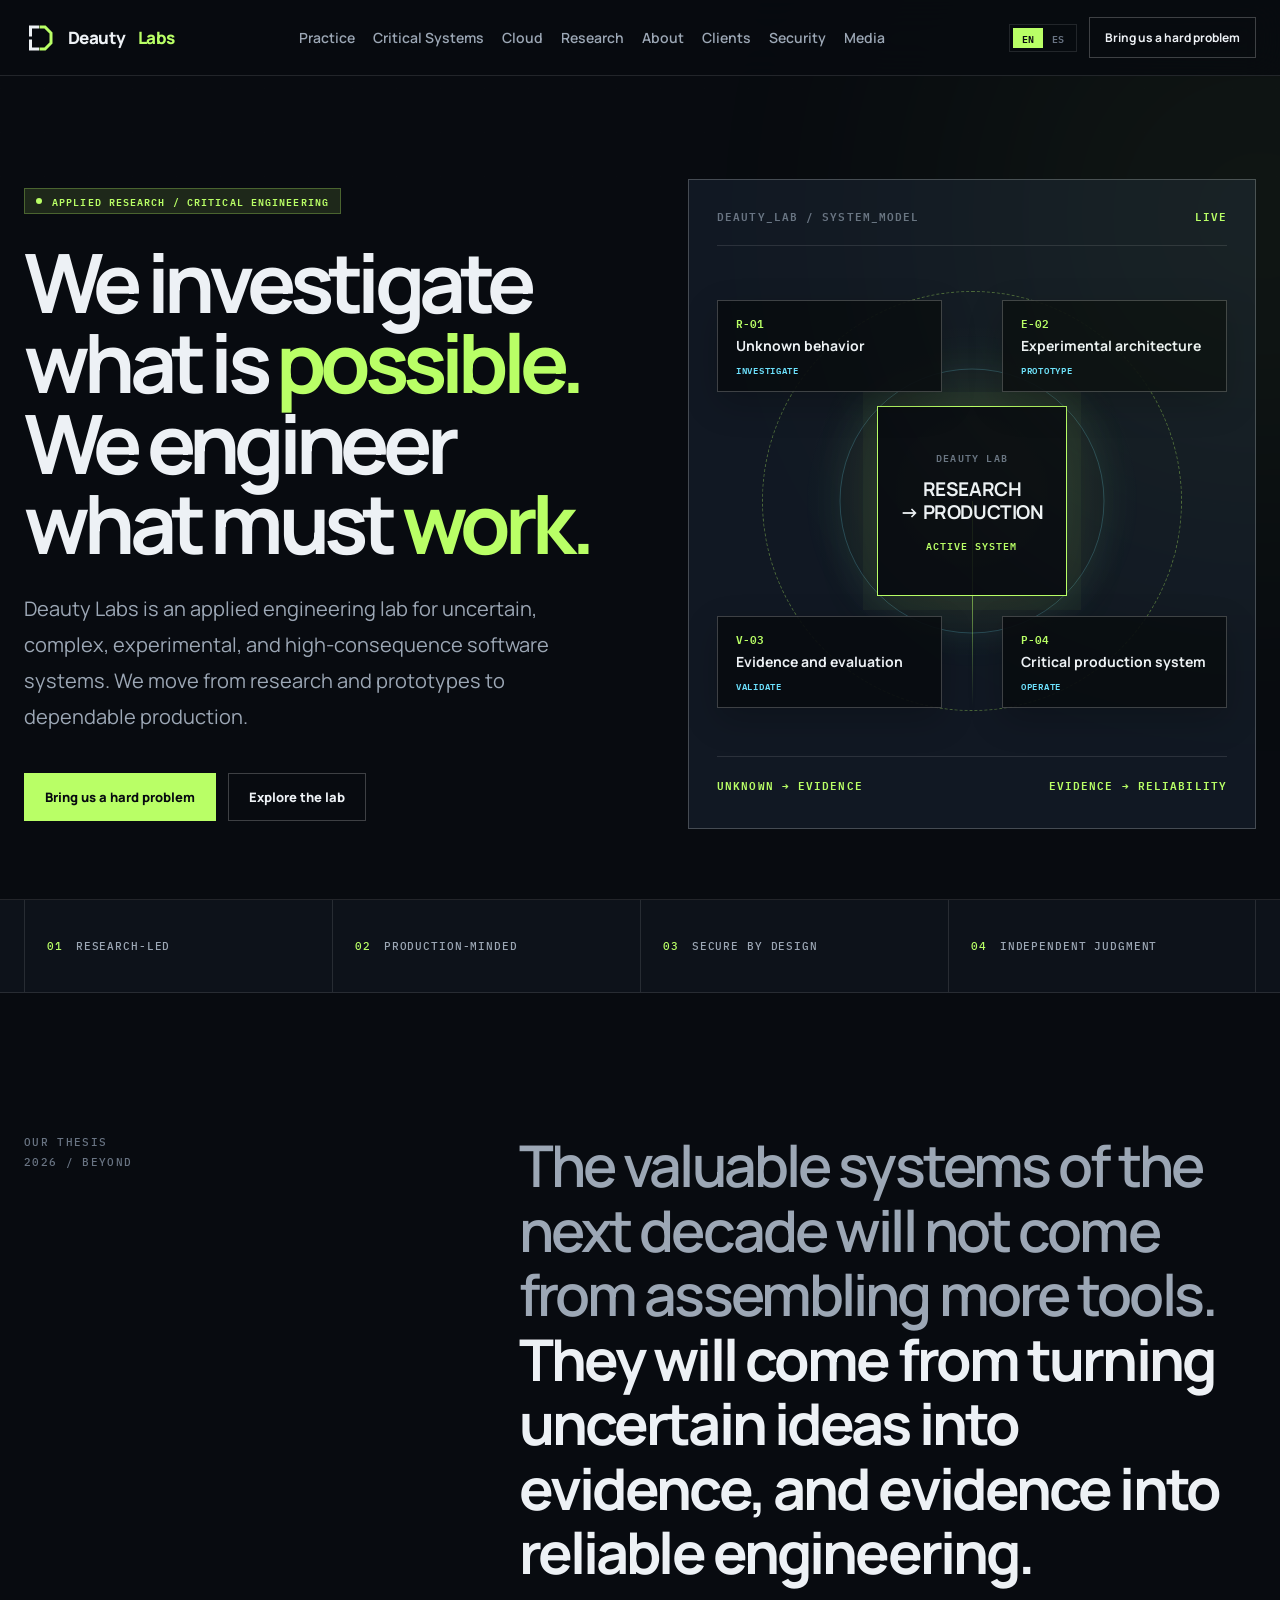
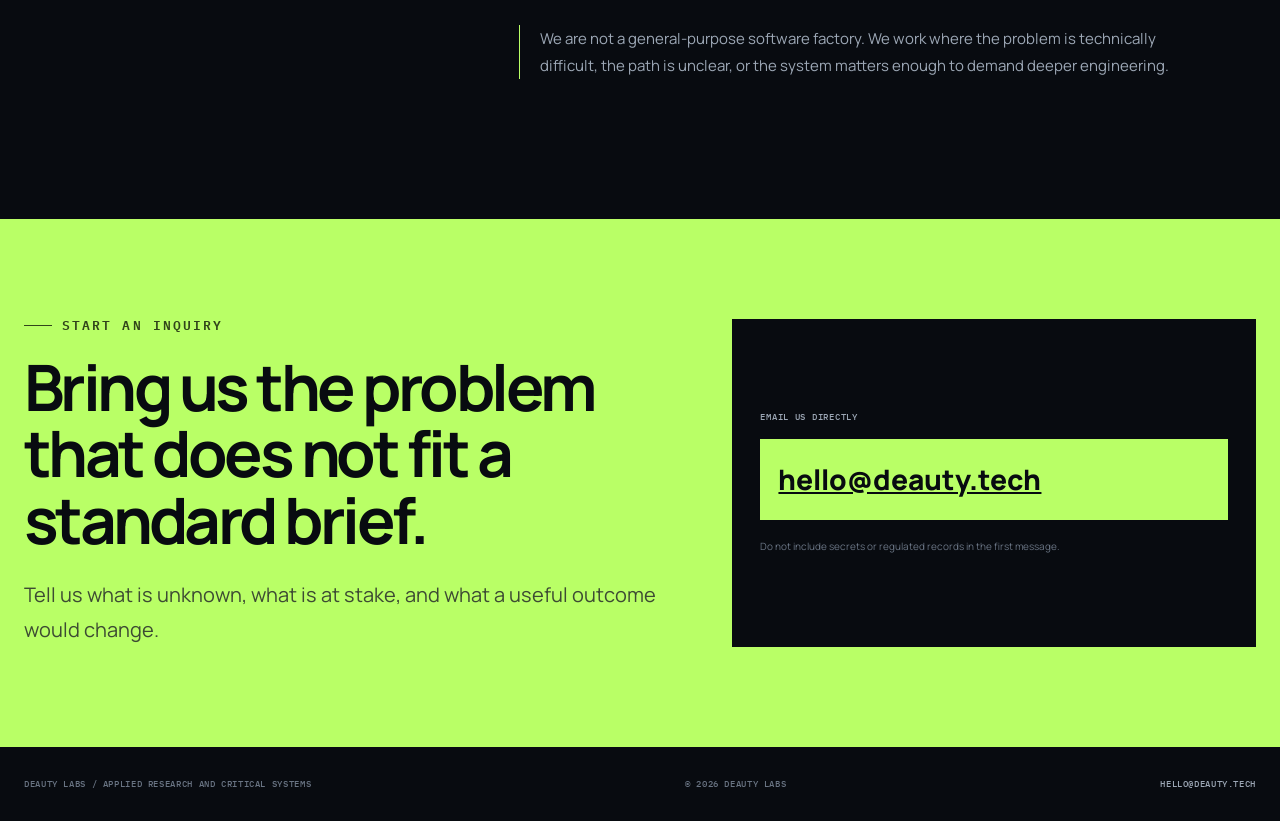
<file: index.html>
<!DOCTYPE html>
<html lang="en">
<head>
  <meta charset="UTF-8" />
  <meta name="viewport" content="width=device-width, initial-scale=1.0" />
  <title>Deauty Labs - Applied Research and Critical Systems</title>
  <meta name="description" content="Deauty Labs investigates difficult technical problems and engineers experimental, intelligent, and critical software systems." />
  <link rel="icon" href="assets/deauty-labs-mark.svg" type="image/svg+xml" />
  <link rel="preconnect" href="https://fonts.googleapis.com" />
  <link rel="preconnect" href="https://fonts.gstatic.com" crossorigin />
  <link href="https://fonts.googleapis.com/css2?family=IBM+Plex+Mono:wght@400;500;600&family=Manrope:wght@400;500;600;700;800&display=swap" rel="stylesheet" />
  <link rel="stylesheet" href="assets/style.css" />
</head>
<body class="lang-en">
  <nav>
    <div class="nav-inner">
      <a class="brand" href="index.html">
        <svg class="brand-symbol" viewBox="0 0 64 64" aria-hidden="true">
          <path d="M27 10H13V26M13 38V54H27" fill="none" stroke="#EDF1F5" stroke-width="6" stroke-linecap="square" stroke-linejoin="miter"/>
          <path d="M34 10H42L54 22V42L42 54H34" fill="none" stroke="#B9FF66" stroke-width="6" stroke-linecap="square" stroke-linejoin="miter"/>
        </svg>
        Deauty <span>Labs</span>
      </a>
      <ul class="nav-links">
        <li><a href="practice.html"><span data-lang="en">Practice</span><span data-lang="es">Práctica</span></a></li>
        <li><a href="critical.html"><span data-lang="en">Critical Systems</span><span data-lang="es">Sistemas Críticos</span></a></li>
        <li><a href="cloud.html"><span data-lang="en">Cloud</span><span data-lang="es">Cloud</span></a></li>
        <li><a href="research.html"><span data-lang="en">Research</span><span data-lang="es">Research</span></a></li>
        <li><a href="about.html"><span data-lang="en">About</span><span data-lang="es">Nosotros</span></a></li>
        <li><a href="clients.html"><span data-lang="en">Clients</span><span data-lang="es">Clientes</span></a></li>
        <li><a href="security.html"><span data-lang="en">Security</span><span data-lang="es">Seguridad</span></a></li>
        <li><a href="media.html"><span data-lang="en">Media</span><span data-lang="es">Medios</span></a></li>
      </ul>
      <div class="nav-actions">
        <button id="nav-toggle" class="nav-toggle" type="button" aria-label="Menu" aria-expanded="false">
          <svg viewBox="0 0 24 24" fill="none" stroke="currentColor" stroke-width="2" stroke-linecap="round"><line x1="3" y1="6" x2="21" y2="6"/><line x1="3" y1="12" x2="21" y2="12"/><line x1="3" y1="18" x2="21" y2="18"/></svg>
        </button>
        <div id="lang-toggle">
          <button id="btn-en" class="active" onclick="setLang('en')">EN</button>
          <button id="btn-es" onclick="setLang('es')">ES</button>
        </div>
        <a class="nav-cta" href="contact.html"><span data-lang="en">Bring us a hard problem</span><span data-lang="es">Traenos un problema difícil</span></a>
      </div>
    </div>
  </nav>

  <main>
    <section id="hero">
      <div class="container hero-grid">
        <div>
          <div class="hero-kicker"><i class="pulse"></i><span data-lang="en">Applied research / critical engineering</span><span data-lang="es">Research aplicado / ingeniería crítica</span></div>
          <h1 class="hero-title">
            <span data-lang="en">We investigate what is <em>possible.</em><br />We engineer what must <em>work.</em></span>
            <span data-lang="es">Investigamos lo <em>posible.</em><br />Diseñamos lo que tiene que <em>funcionar.</em></span>
          </h1>
          <p class="hero-sub">
            <span data-lang="en">Deauty Labs is an applied engineering lab for uncertain, complex, experimental, and high-consequence software systems. We move from research and prototypes to dependable production.</span>
            <span data-lang="es">Deauty Labs es un laboratorio de ingeniería aplicada para sistemas de software inciertos, experimentales y de alta exigencia. Pasamos de research y prototipos a producción confiable.</span>
          </p>
          <div class="hero-actions">
            <a class="btn btn-primary" href="contact.html"><span data-lang="en">Bring us a hard problem</span><span data-lang="es">Traenos un problema difícil</span></a>
            <a class="btn btn-secondary" href="research.html"><span data-lang="en">Explore the lab</span><span data-lang="es">Explorar el laboratorio</span></a>
          </div>
        </div>

        <div class="hero-system reveal" aria-label="Research to production system">
          <div class="hero-system-head"><span>DEAUTY_LAB / SYSTEM_MODEL</span><span>LIVE</span></div>
          <div class="system-orbit">
            <div class="orbit-ring orbit-ring-outer"></div>
            <div class="orbit-ring orbit-ring-inner"></div>
            <div class="orbit-scan"></div>
            <div class="orbit-core"><small>DEAUTY LAB</small><strong>RESEARCH<br />→ PRODUCTION</strong><span>ACTIVE SYSTEM</span></div>
            <div class="system-node node-r"><b>R-01</b><span data-lang="en">Unknown behavior</span><span data-lang="es">Comportamiento incierto</span><i>INVESTIGATE</i></div>
            <div class="system-node node-e"><b>E-02</b><span data-lang="en">Experimental architecture</span><span data-lang="es">Arquitectura experimental</span><i>PROTOTYPE</i></div>
            <div class="system-node node-v"><b>V-03</b><span data-lang="en">Evidence and evaluation</span><span data-lang="es">Evidencia y evaluación</span><i>VALIDATE</i></div>
            <div class="system-node node-p"><b>P-04</b><span data-lang="en">Critical production system</span><span data-lang="es">Sistema crítico productivo</span><i>OPERATE</i></div>
          </div>
          <div class="hero-system-foot"><span>UNKNOWN → EVIDENCE</span><span>EVIDENCE → RELIABILITY</span></div>
        </div>
      </div>
    </section>

    <div class="signals">
      <div class="container signals-grid">
        <div class="signal-item"><span class="signal-num">01</span><span data-lang="en">Research-led</span><span data-lang="es">Guiados por research</span></div>
        <div class="signal-item"><span class="signal-num">02</span><span data-lang="en">Production-minded</span><span data-lang="es">Pensados para producción</span></div>
        <div class="signal-item"><span class="signal-num">03</span><span data-lang="en">Secure by design</span><span data-lang="es">Secure by design</span></div>
        <div class="signal-item"><span class="signal-num">04</span><span data-lang="en">Independent judgment</span><span data-lang="es">Criterio independiente</span></div>
      </div>
    </div>

    <section id="thesis">
      <div class="container thesis-grid reveal">
        <div class="thesis-label">
          <span data-lang="en">Our thesis<br />2026 / beyond</span>
          <span data-lang="es">Nuestra tesis<br />2026 / en adelante</span>
        </div>
        <div>
          <p class="thesis-copy">
            <span data-lang="en">The valuable systems of the next decade will not come from assembling more tools.</span>
            <span data-lang="es">Los sistemas valiosos de la próxima década no van a surgir de ensamblar más herramientas.</span>
            <strong data-lang="en"> They will come from turning uncertain ideas into evidence, and evidence into reliable engineering.</strong>
            <strong data-lang="es"> Van a surgir de convertir ideas inciertas en evidencia, y evidencia en ingeniería confiable.</strong>
          </p>
          <p class="thesis-note">
            <span data-lang="en">We are not a general-purpose software factory. We work where the problem is technically difficult, the path is unclear, or the system matters enough to demand deeper engineering.</span>
            <span data-lang="es">No somos una fábrica generalista de software. Trabajamos donde el problema es técnicamente difícil, el camino no está claro o el sistema importa lo suficiente como para exigir ingeniería más profunda.</span>
          </p>
        </div>
      </div>
    </section>

    <section id="contact">
      <div class="container contact-grid">
        <div>
          <div class="eyebrow"><span data-lang="en">Start an inquiry</span><span data-lang="es">Iniciar una consulta</span></div>
          <h2 class="section-title"><span data-lang="en">Bring us the problem that does not fit a standard brief.</span><span data-lang="es">Traenos el problema que no entra en un brief estándar.</span></h2>
          <p class="section-lead"><span data-lang="en">Tell us what is unknown, what is at stake, and what a useful outcome would change.</span><span data-lang="es">Contanos qué se desconoce, qué está en juego y qué cambiaría un resultado útil.</span></p>
        </div>
        <div class="contact-email">
          <span class="contact-email-label"><span data-lang="en">Email us directly</span><span data-lang="es">Escribinos directamente</span></span>
          <a class="contact-email-link" href="mailto:hello@deauty.tech">hello@deauty.tech</a>
          <p class="contact-email-note"><span data-lang="en">Do not include secrets or regulated records in the first message.</span><span data-lang="es">No incluyas secretos ni registros regulados en el primer mensaje.</span></p>
        </div>
      </div>
    </section>
  </main>

  <footer>
    <div class="container footer-inner">
      <span>Deauty Labs / Applied Research and Critical Systems</span>
      <span>© 2026 Deauty Labs</span>
      <a href="mailto:hello@deauty.tech">hello@deauty.tech</a>
    </div>
  </footer>

  <script src="assets/main.js"></script>
</body>
</html>
</file>
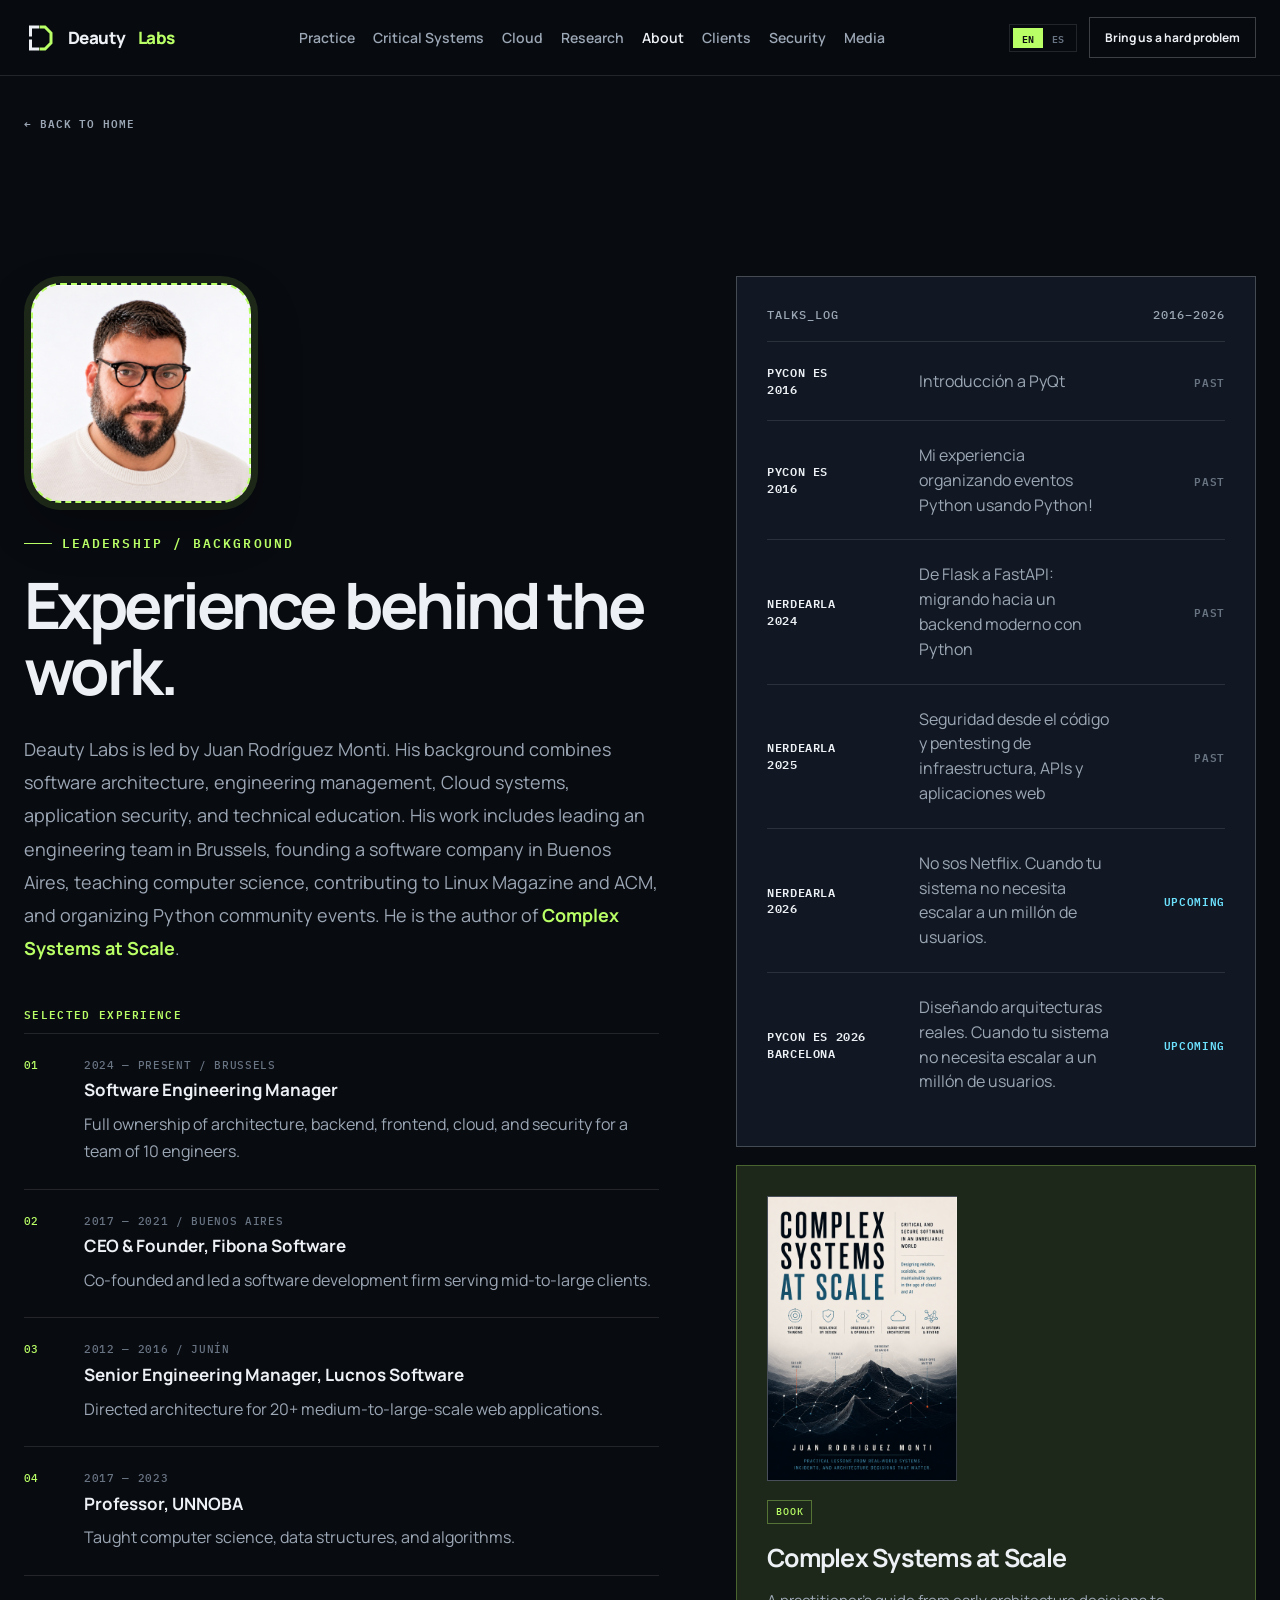
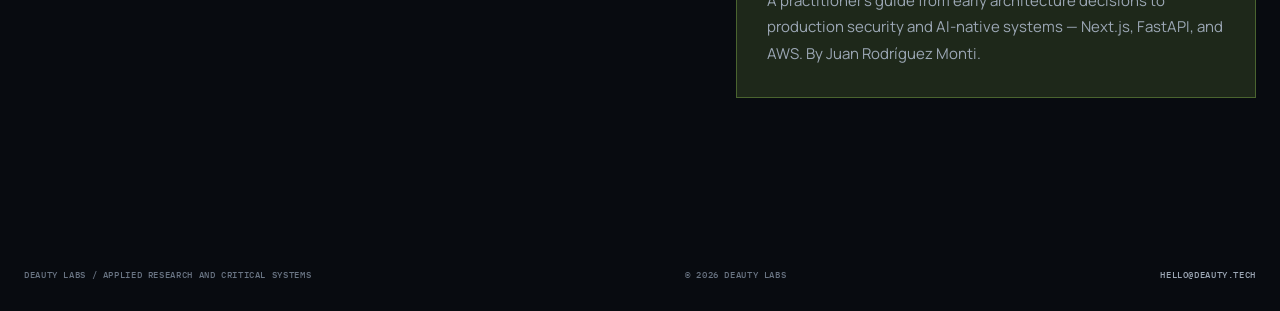
<file: about.html>
<!DOCTYPE html>
<html lang="en">
<head>
  <meta charset="UTF-8" />
  <meta name="viewport" content="width=device-width, initial-scale=1.0" />
  <title>About Us - Deauty Labs</title>
  <meta name="description" content="Juan Rodríguez Monti, founder and CEO of Deauty Labs — background, talks, and publications." />
  <link rel="icon" href="assets/deauty-labs-mark.svg" type="image/svg+xml" />
  <link rel="preconnect" href="https://fonts.googleapis.com" />
  <link rel="preconnect" href="https://fonts.gstatic.com" crossorigin />
  <link href="https://fonts.googleapis.com/css2?family=IBM+Plex+Mono:wght@400;500;600&family=Manrope:wght@400;500;600;700;800&display=swap" rel="stylesheet" />
  <link rel="stylesheet" href="assets/style.css" />
</head>
<body class="lang-en">
  <nav>
    <div class="nav-inner">
      <a class="brand" href="index.html">
        <svg class="brand-symbol" viewBox="0 0 64 64" aria-hidden="true">
          <path d="M27 10H13V26M13 38V54H27" fill="none" stroke="#EDF1F5" stroke-width="6" stroke-linecap="square" stroke-linejoin="miter"/>
          <path d="M34 10H42L54 22V42L42 54H34" fill="none" stroke="#B9FF66" stroke-width="6" stroke-linecap="square" stroke-linejoin="miter"/>
        </svg>
        Deauty <span>Labs</span>
      </a>
      <ul class="nav-links">
        <li><a href="practice.html"><span data-lang="en">Practice</span><span data-lang="es">Práctica</span></a></li>
        <li><a href="critical.html"><span data-lang="en">Critical Systems</span><span data-lang="es">Sistemas Críticos</span></a></li>
        <li><a href="cloud.html"><span data-lang="en">Cloud</span><span data-lang="es">Cloud</span></a></li>
        <li><a href="research.html"><span data-lang="en">Research</span><span data-lang="es">Research</span></a></li>
        <li><a href="about.html"><span data-lang="en">About</span><span data-lang="es">Nosotros</span></a></li>
        <li><a href="clients.html"><span data-lang="en">Clients</span><span data-lang="es">Clientes</span></a></li>
        <li><a href="security.html"><span data-lang="en">Security</span><span data-lang="es">Seguridad</span></a></li>
        <li><a href="media.html"><span data-lang="en">Media</span><span data-lang="es">Medios</span></a></li>
      </ul>
      <div class="nav-actions">
        <button id="nav-toggle" class="nav-toggle" type="button" aria-label="Menu" aria-expanded="false">
          <svg viewBox="0 0 24 24" fill="none" stroke="currentColor" stroke-width="2" stroke-linecap="round"><line x1="3" y1="6" x2="21" y2="6"/><line x1="3" y1="12" x2="21" y2="12"/><line x1="3" y1="18" x2="21" y2="18"/></svg>
        </button>
        <div id="lang-toggle">
          <button id="btn-en" class="active" onclick="setLang('en')">EN</button>
          <button id="btn-es" onclick="setLang('es')">ES</button>
        </div>
        <a class="nav-cta" href="contact.html"><span data-lang="en">Bring us a hard problem</span><span data-lang="es">Traenos un problema difícil</span></a>
      </div>
    </div>
  </nav>

  <div class="container page-nav">
    <a class="back-link" href="index.html">&larr; <span data-lang="en">Back to home</span><span data-lang="es">Volver al inicio</span></a>
  </div>

  <main>
    <section id="about">
      <div class="container about-grid">
        <div class="about-copy reveal">
          <div class="about-photo" aria-label="Juan Rodríguez Monti" style="background-image:url('assets/juan-photo.png')"></div>
          <div class="eyebrow"><span data-lang="en">Leadership / background</span><span data-lang="es">Liderazgo / trayectoria</span></div>
          <h2 class="section-title"><span data-lang="en">Experience behind the work.</span><span data-lang="es">Experiencia detrás del trabajo.</span></h2>
          <p class="about-bio">
            <span data-lang="en">Deauty Labs is led by Juan Rodríguez Monti. His background combines software architecture, engineering management, Cloud systems, application security, and technical education. His work includes leading an engineering team in Brussels, founding a software company in Buenos Aires, teaching computer science, contributing to Linux Magazine and ACM, and organizing Python community events. He is the author of <strong class="signal">Complex Systems at Scale</strong>.</span>
            <span data-lang="es">Deauty Labs está liderado por Juan Rodríguez Monti. Su trayectoria combina arquitectura de software, gestión de ingeniería, sistemas Cloud, seguridad de aplicaciones y formación técnica. Su experiencia incluye el liderazgo de un equipo de ingeniería en Bruselas, la fundación de una empresa de software en Buenos Aires, la docencia en ciencias de la computación, contribuciones a Linux Magazine y ACM, y la organización de eventos de la comunidad Python. Es autor de <strong class="signal">Complex Systems at Scale</strong>.</span>
          </p>
          <div class="about-subhead"><span data-lang="en">Selected experience</span><span data-lang="es">Experiencia seleccionada</span></div>
          <ul class="about-timeline">
            <li><b>01</b><span>
              <span class="about-date"><span data-lang="en">2024 &mdash; Present / Brussels</span><span data-lang="es">2024 &mdash; Presente / Bruselas</span></span>
              <strong>Software Engineering Manager</strong>
              <span data-lang="en">Full ownership of architecture, backend, frontend, cloud, and security for a team of 10 engineers.</span><span data-lang="es">Responsabilidad integral de arquitectura, backend, frontend, cloud y seguridad para un equipo de 10 ingenieros.</span>
            </span></li>
            <li><b>02</b><span>
              <span class="about-date"><span data-lang="en">2017 &mdash; 2021 / Buenos Aires</span><span data-lang="es">2017 &mdash; 2021 / Buenos Aires</span></span>
              <strong>CEO &amp; Founder, Fibona Software</strong>
              <span data-lang="en">Co-founded and led a software development firm serving mid-to-large clients.</span><span data-lang="es">Cofundó y lideró una empresa de desarrollo de software para clientes medianos y grandes.</span>
            </span></li>
            <li><b>03</b><span>
              <span class="about-date"><span data-lang="en">2012 &mdash; 2016 / Junín</span><span data-lang="es">2012 &mdash; 2016 / Junín</span></span>
              <strong>Senior Engineering Manager, Lucnos Software</strong>
              <span data-lang="en">Directed architecture for 20+ medium-to-large-scale web applications.</span><span data-lang="es">Dirigió la arquitectura de más de 20 aplicaciones web de mediana y gran escala.</span>
            </span></li>
            <li><b>04</b><span>
              <span class="about-date"><span data-lang="en">2017 &mdash; 2023</span><span data-lang="es">2017 &mdash; 2023</span></span>
              <strong><span data-lang="en">Professor</span><span data-lang="es">Profesor</span>, UNNOBA</strong>
              <span data-lang="en">Taught computer science, data structures, and algorithms.</span><span data-lang="es">Profesor de ciencias de la computación, estructuras de datos y algoritmos.</span>
            </span></li>
          </ul>
        </div>
        <div class="reveal">
          <div class="talks-board">
            <div class="board-title"><span>TALKS_LOG</span><span>2016&ndash;2026</span></div>
            <div class="talk-row"><span class="talk-event">PyCon ES<br />2016</span><span class="talk-title">Introducción a PyQt</span><span class="talk-status past"><span data-lang="en">Past</span><span data-lang="es">Pasada</span></span></div>
            <div class="talk-row"><span class="talk-event">PyCon ES<br />2016</span><span class="talk-title">Mi experiencia organizando eventos Python usando Python!</span><span class="talk-status past"><span data-lang="en">Past</span><span data-lang="es">Pasada</span></span></div>
            <div class="talk-row"><span class="talk-event">Nerdearla<br />2024</span><span class="talk-title">De Flask a FastAPI: migrando hacia un backend moderno con Python</span><span class="talk-status past"><span data-lang="en">Past</span><span data-lang="es">Pasada</span></span></div>
            <div class="talk-row"><span class="talk-event">Nerdearla<br />2025</span><span class="talk-title">Seguridad desde el código y pentesting de infraestructura, APIs y aplicaciones web</span><span class="talk-status past"><span data-lang="en">Past</span><span data-lang="es">Pasada</span></span></div>
            <div class="talk-row"><span class="talk-event">Nerdearla<br />2026</span><span class="talk-title">No sos Netflix. Cuando tu sistema no necesita escalar a un millón de usuarios.</span><span class="talk-status upcoming"><span data-lang="en">Upcoming</span><span data-lang="es">Próxima</span></span></div>
            <div class="talk-row"><span class="talk-event">PyCon ES 2026<br />Barcelona</span><span class="talk-title">Diseñando arquitecturas reales. Cuando tu sistema no necesita escalar a un millón de usuarios.</span><span class="talk-status upcoming"><span data-lang="en">Upcoming</span><span data-lang="es">Próxima</span></span></div>
          </div>
          <div class="book-card">
            <div class="book-cover" aria-label="Complex Systems at Scale — book cover" style="background-image:url('assets/book-cover.png')"></div>
            <span class="tag">Book</span>
            <h4>Complex Systems at Scale</h4>
            <p><span data-lang="en">A practitioner's guide from early architecture decisions to production security and AI-native systems &mdash; Next.js, FastAPI, and AWS. By Juan Rodríguez Monti.</span><span data-lang="es">Una guía práctica desde las primeras decisiones de arquitectura hasta la seguridad en producción y los sistemas AI-native &mdash; Next.js, FastAPI y AWS. Por Juan Rodríguez Monti.</span></p>
          </div>
        </div>
      </div>
    </section>
  </main>

  <footer>
    <div class="container footer-inner">
      <span>Deauty Labs / Applied Research and Critical Systems</span>
      <span>© 2026 Deauty Labs</span>
      <a href="mailto:hello@deauty.tech">hello@deauty.tech</a>
    </div>
  </footer>

  <script src="assets/main.js"></script>
</body>
</html>
</file>
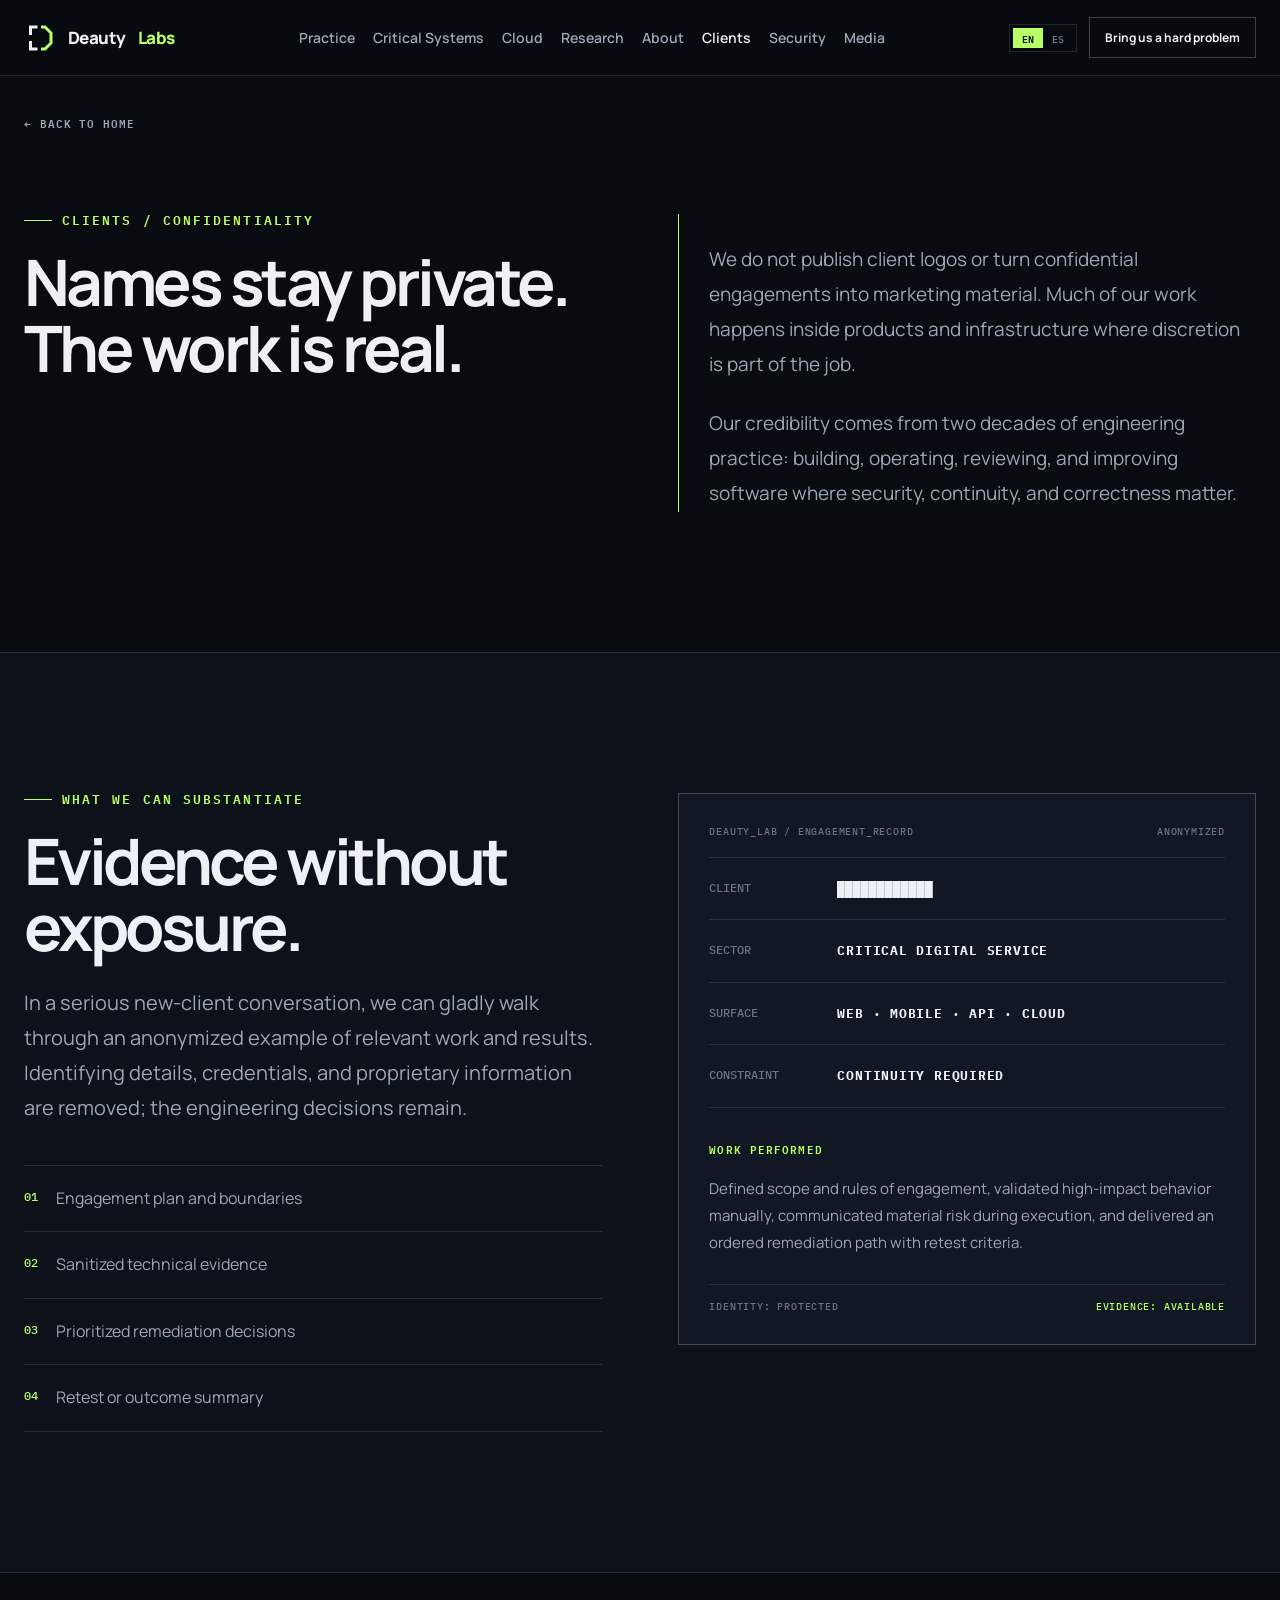
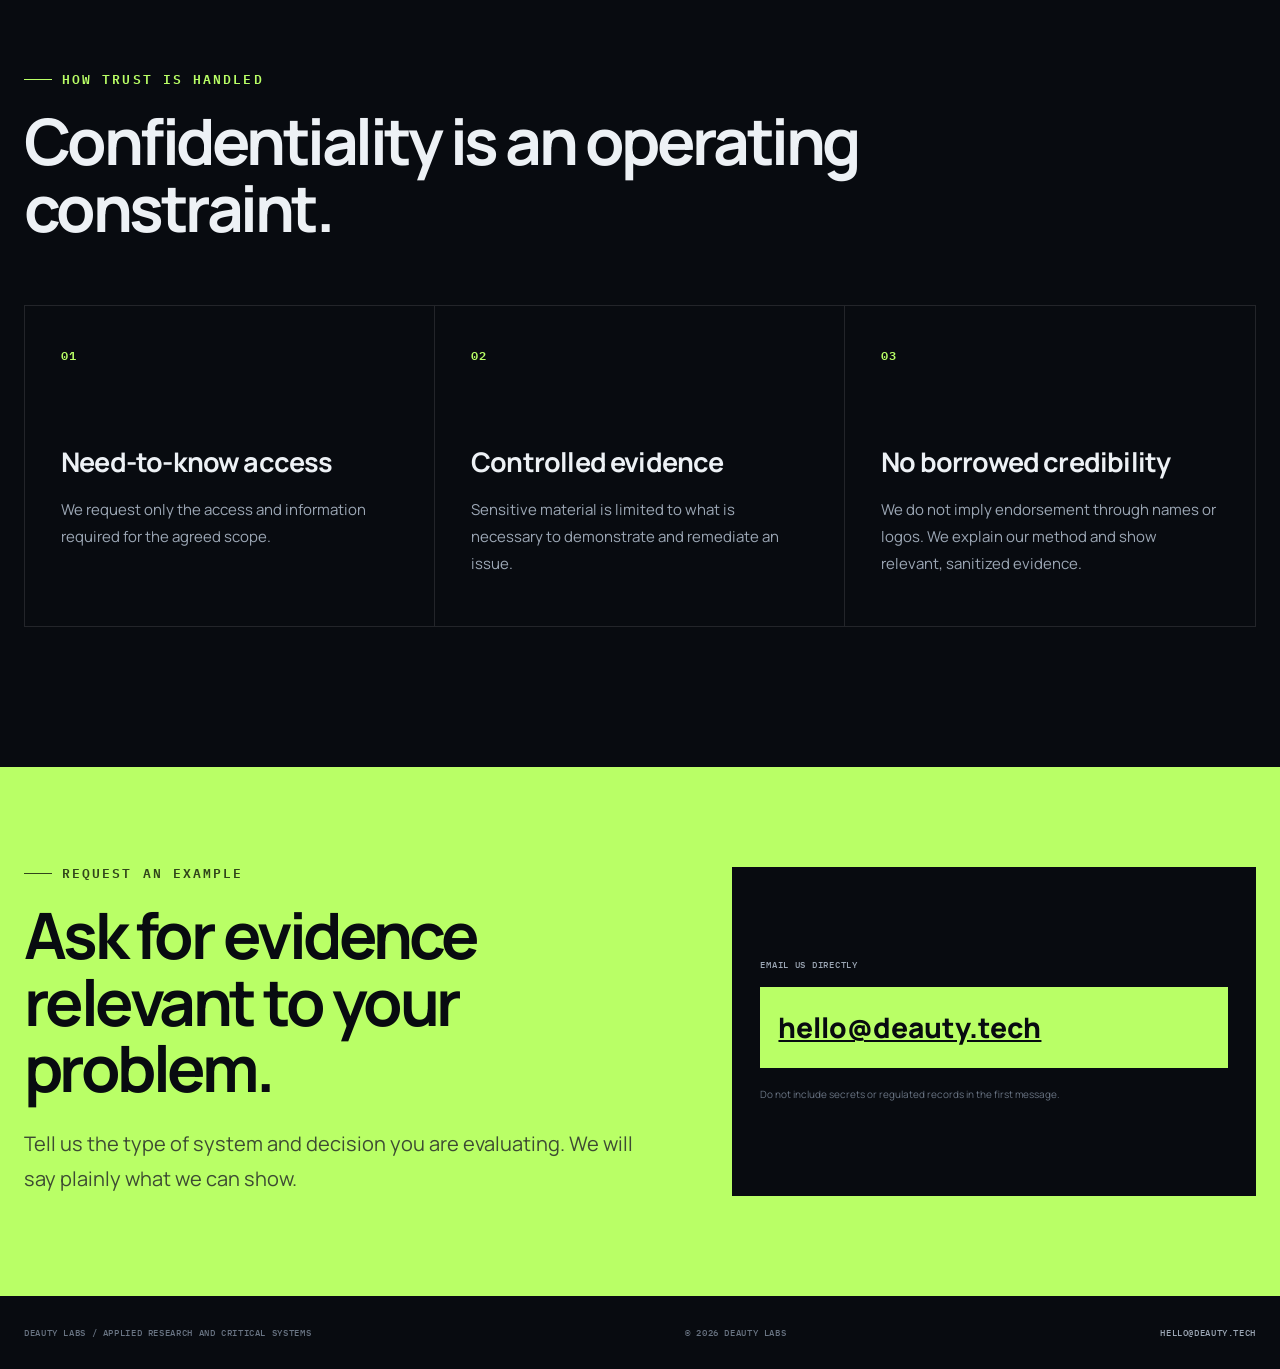
<file: clients.html>
<!DOCTYPE html>
<html lang="en">
<head>
  <meta charset="UTF-8" />
  <meta name="viewport" content="width=device-width, initial-scale=1.0" />
  <title>Clients - Deauty Labs</title>
  <meta name="description" content="How Deauty Labs works with clients whose systems demand discretion, continuity, security, and accountable engineering." />
  <link rel="icon" href="assets/deauty-labs-mark.svg" type="image/svg+xml" />
  <link rel="preconnect" href="https://fonts.googleapis.com" />
  <link rel="preconnect" href="https://fonts.gstatic.com" crossorigin />
  <link href="https://fonts.googleapis.com/css2?family=IBM+Plex+Mono:wght@400;500;600&family=Manrope:wght@400;500;600;700;800&display=swap" rel="stylesheet" />
  <link rel="stylesheet" href="assets/style.css" />
</head>
<body class="lang-en">
  <nav>
    <div class="nav-inner">
      <a class="brand" href="index.html">
        <svg class="brand-symbol" viewBox="0 0 64 64" aria-hidden="true"><path d="M27 10H13V26M13 38V54H27" fill="none" stroke="#EDF1F5" stroke-width="6"/><path d="M34 10H42L54 22V42L42 54H34" fill="none" stroke="#B9FF66" stroke-width="6"/></svg>
        Deauty <span>Labs</span>
      </a>
      <ul class="nav-links">
        <li><a href="practice.html"><span data-lang="en">Practice</span><span data-lang="es">Práctica</span></a></li>
        <li><a href="critical.html"><span data-lang="en">Critical Systems</span><span data-lang="es">Sistemas Críticos</span></a></li>
        <li><a href="cloud.html"><span data-lang="en">Cloud</span><span data-lang="es">Cloud</span></a></li>
        <li><a href="research.html"><span data-lang="en">Research</span><span data-lang="es">Research</span></a></li>
        <li><a href="about.html"><span data-lang="en">About</span><span data-lang="es">Nosotros</span></a></li>
        <li><a href="clients.html"><span data-lang="en">Clients</span><span data-lang="es">Clientes</span></a></li>
        <li><a href="security.html"><span data-lang="en">Security</span><span data-lang="es">Seguridad</span></a></li>
        <li><a href="media.html"><span data-lang="en">Media</span><span data-lang="es">Medios</span></a></li>
      </ul>
      <div class="nav-actions">
        <button id="nav-toggle" class="nav-toggle" type="button" aria-label="Menu" aria-expanded="false"><svg viewBox="0 0 24 24" fill="none" stroke="currentColor" stroke-width="2"><line x1="3" y1="6" x2="21" y2="6"/><line x1="3" y1="12" x2="21" y2="12"/><line x1="3" y1="18" x2="21" y2="18"/></svg></button>
        <div id="lang-toggle"><button id="btn-en" class="active" onclick="setLang('en')">EN</button><button id="btn-es" onclick="setLang('es')">ES</button></div>
        <a class="nav-cta" href="contact.html"><span data-lang="en">Bring us a hard problem</span><span data-lang="es">Traenos un problema difícil</span></a>
      </div>
    </div>
  </nav>

  <div class="container page-nav"><a class="back-link" href="index.html">&larr; <span data-lang="en">Back to home</span><span data-lang="es">Volver al inicio</span></a></div>

  <main>
    <section class="trust-hero">
      <div class="container trust-hero-grid">
        <div>
          <div class="eyebrow"><span data-lang="en">Clients / confidentiality</span><span data-lang="es">Clientes / confidencialidad</span></div>
          <h1 class="section-title"><span data-lang="en">Names stay private.<br />The work is real.</span><span data-lang="es">Los nombres son privados.<br />El trabajo es real.</span></h1>
        </div>
        <div class="trust-statement">
          <p><span data-lang="en">We do not publish client logos or turn confidential engagements into marketing material. Much of our work happens inside products and infrastructure where discretion is part of the job.</span><span data-lang="es">No publicamos logos de clientes ni convertimos trabajos confidenciales en material de marketing. Gran parte de nuestro trabajo ocurre dentro de productos e infraestructura donde la discreción es parte del trabajo.</span></p>
          <p><span data-lang="en">Our credibility comes from two decades of engineering practice: building, operating, reviewing, and improving software where security, continuity, and correctness matter.</span><span data-lang="es">Nuestra credibilidad viene de dos décadas de práctica en ingeniería: construir, operar, revisar y mejorar software donde importan la seguridad, la continuidad y la corrección.</span></p>
        </div>
      </div>
    </section>

    <section class="proof-section">
      <div class="container proof-grid">
        <div>
          <div class="eyebrow"><span data-lang="en">What we can substantiate</span><span data-lang="es">Lo que podemos demostrar</span></div>
          <h2 class="section-title"><span data-lang="en">Evidence without exposure.</span><span data-lang="es">Evidencia sin exposición.</span></h2>
          <p class="section-lead"><span data-lang="en">In a serious new-client conversation, we can gladly walk through an anonymized example of relevant work and results. Identifying details, credentials, and proprietary information are removed; the engineering decisions remain.</span><span data-lang="es">En una conversación seria con un nuevo cliente, podemos mostrar con gusto un ejemplo anonimizado de trabajo y resultados relevantes. Removemos datos identificables, credenciales e información propietaria; las decisiones de ingeniería permanecen.</span></p>
          <div class="proof-list">
            <span><b>01</b><span data-lang="en">Engagement plan and boundaries</span><span data-lang="es">Plan de trabajo y límites</span></span>
            <span><b>02</b><span data-lang="en">Sanitized technical evidence</span><span data-lang="es">Evidencia técnica sanitizada</span></span>
            <span><b>03</b><span data-lang="en">Prioritized remediation decisions</span><span data-lang="es">Decisiones de remediación priorizadas</span></span>
            <span><b>04</b><span data-lang="en">Retest or outcome summary</span><span data-lang="es">Resumen de retest o resultados</span></span>
          </div>
        </div>

        <div class="redacted-case" aria-label="Anonymized engagement record">
          <div class="case-head"><span>DEAUTY_LAB / ENGAGEMENT_RECORD</span><span>ANONYMIZED</span></div>
          <div class="case-row"><span>CLIENT</span><strong class="redaction">REDACTED</strong></div>
          <div class="case-row"><span>SECTOR</span><strong><span data-lang="en">CRITICAL DIGITAL SERVICE</span><span data-lang="es">SERVICIO DIGITAL CRÍTICO</span></strong></div>
          <div class="case-row"><span>SURFACE</span><strong>WEB · MOBILE · API · CLOUD</strong></div>
          <div class="case-row"><span>CONSTRAINT</span><strong><span data-lang="en">CONTINUITY REQUIRED</span><span data-lang="es">CONTINUIDAD REQUERIDA</span></strong></div>
          <div class="case-findings">
            <small><span data-lang="en">WORK PERFORMED</span><span data-lang="es">TRABAJO REALIZADO</span></small>
            <p><span data-lang="en">Defined scope and rules of engagement, validated high-impact behavior manually, communicated material risk during execution, and delivered an ordered remediation path with retest criteria.</span><span data-lang="es">Definición de alcance y reglas de ejecución, validación manual de comportamientos de alto impacto, comunicación de riesgos relevantes durante el trabajo y entrega de un camino de remediación ordenado con criterios de retest.</span></p>
          </div>
          <div class="case-foot"><span>IDENTITY: PROTECTED</span><span class="case-status">EVIDENCE: AVAILABLE</span></div>
        </div>
      </div>
    </section>

    <section class="trust-principles">
      <div class="container">
        <div class="section-head"><div class="eyebrow"><span data-lang="en">How trust is handled</span><span data-lang="es">Cómo manejamos la confianza</span></div><h2 class="section-title"><span data-lang="en">Confidentiality is an operating constraint.</span><span data-lang="es">La confidencialidad es una condición operativa.</span></h2></div>
        <div class="principle-grid">
          <article><b>01</b><h3><span data-lang="en">Need-to-know access</span><span data-lang="es">Acceso por necesidad</span></h3><p><span data-lang="en">We request only the access and information required for the agreed scope.</span><span data-lang="es">Pedimos únicamente el acceso y la información necesarios para el alcance acordado.</span></p></article>
          <article><b>02</b><h3><span data-lang="en">Controlled evidence</span><span data-lang="es">Evidencia controlada</span></h3><p><span data-lang="en">Sensitive material is limited to what is necessary to demonstrate and remediate an issue.</span><span data-lang="es">El material sensible se limita a lo necesario para demostrar y corregir un problema.</span></p></article>
          <article><b>03</b><h3><span data-lang="en">No borrowed credibility</span><span data-lang="es">Sin credibilidad prestada</span></h3><p><span data-lang="en">We do not imply endorsement through names or logos. We explain our method and show relevant, sanitized evidence.</span><span data-lang="es">No insinuamos avales mediante nombres o logos. Explicamos el método y mostramos evidencia relevante y sanitizada.</span></p></article>
        </div>
      </div>
    </section>

    <section id="contact">
      <div class="container contact-grid">
        <div><div class="eyebrow"><span data-lang="en">Request an example</span><span data-lang="es">Solicitar un ejemplo</span></div><h2 class="section-title"><span data-lang="en">Ask for evidence relevant to your problem.</span><span data-lang="es">Pedinos evidencia relevante para tu problema.</span></h2><p class="section-lead"><span data-lang="en">Tell us the type of system and decision you are evaluating. We will say plainly what we can show.</span><span data-lang="es">Contanos qué tipo de sistema y decisión estás evaluando. Te diremos con claridad qué podemos mostrar.</span></p></div>
        <div class="contact-email"><span class="contact-email-label"><span data-lang="en">Email us directly</span><span data-lang="es">Escribinos directamente</span></span><a class="contact-email-link" href="mailto:hello@deauty.tech">hello@deauty.tech</a><p class="contact-email-note"><span data-lang="en">Do not include secrets or regulated records in the first message.</span><span data-lang="es">No incluyas secretos ni registros regulados en el primer mensaje.</span></p></div>
      </div>
    </section>
  </main>

  <footer><div class="container footer-inner"><span>Deauty Labs / Applied Research and Critical Systems</span><span>© 2026 Deauty Labs</span><a href="mailto:hello@deauty.tech">hello@deauty.tech</a></div></footer>
  <script src="assets/main.js"></script>
</body>
</html>
</file>
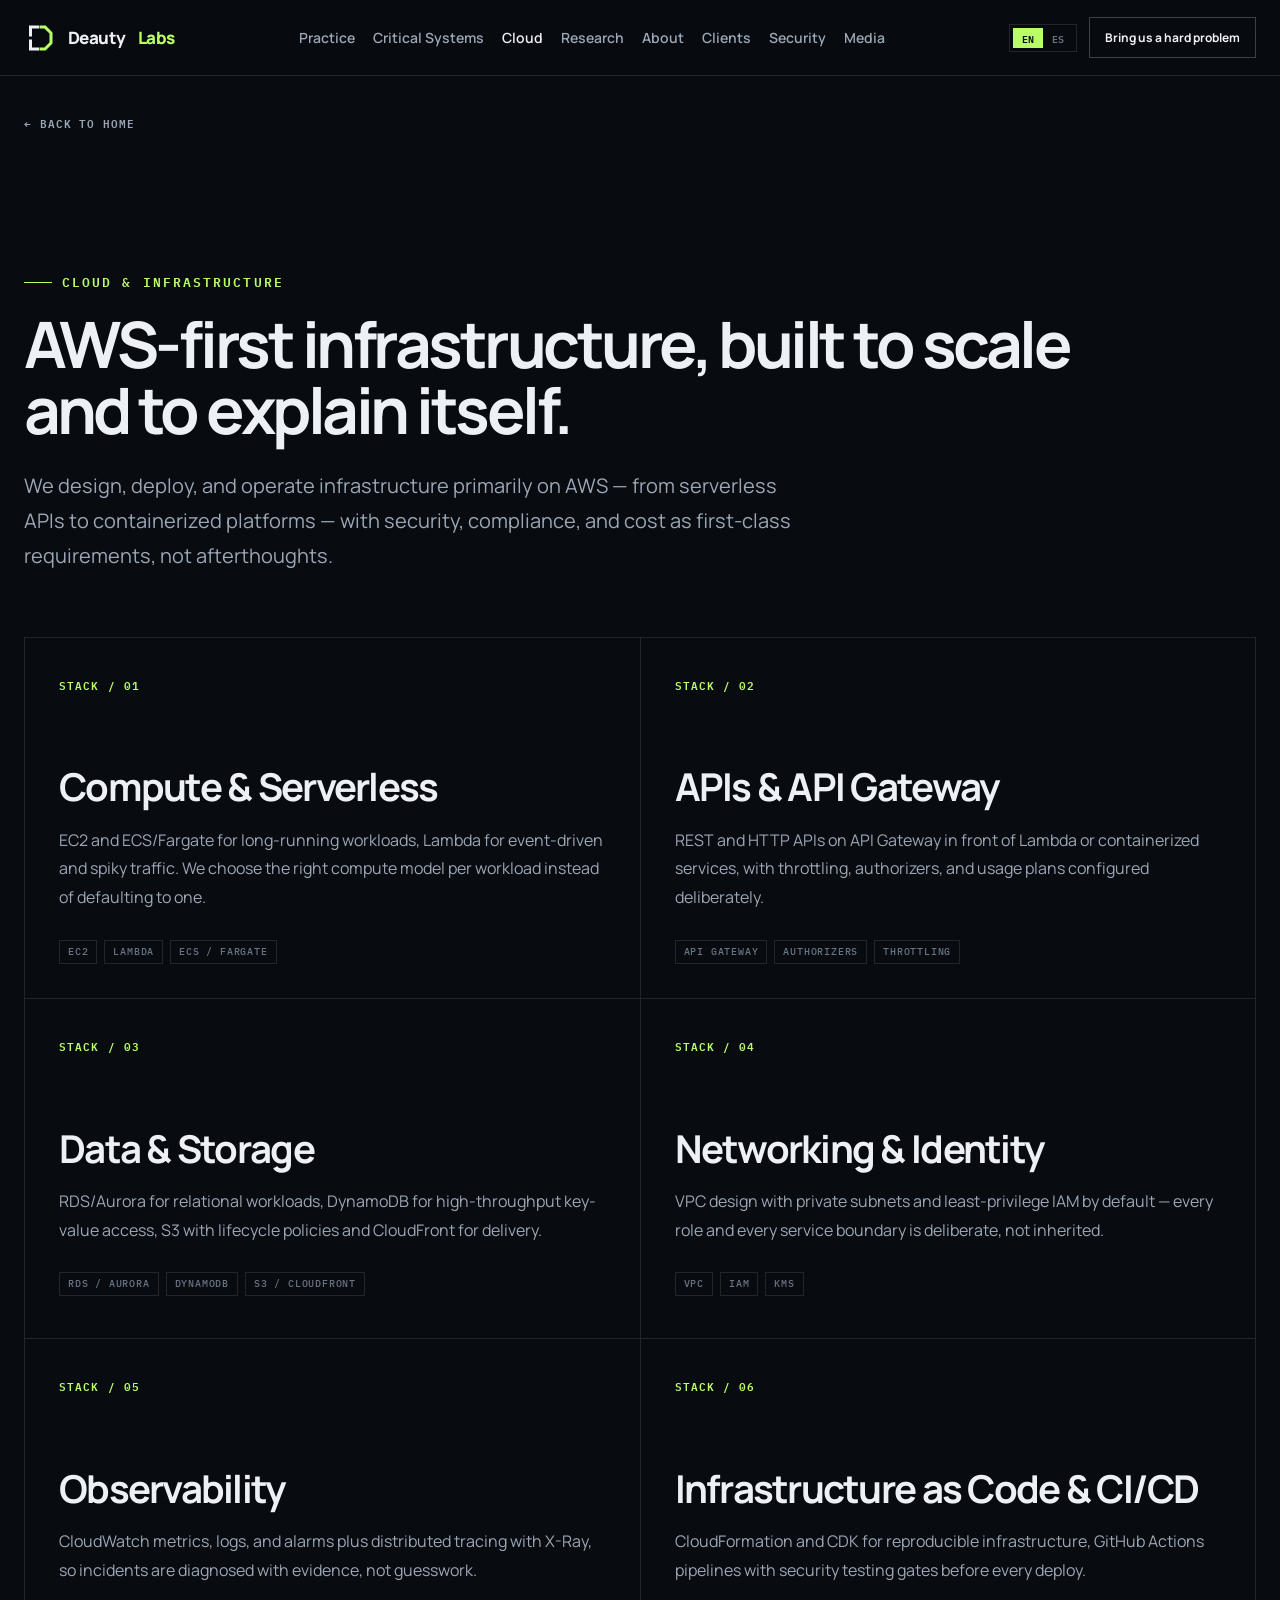
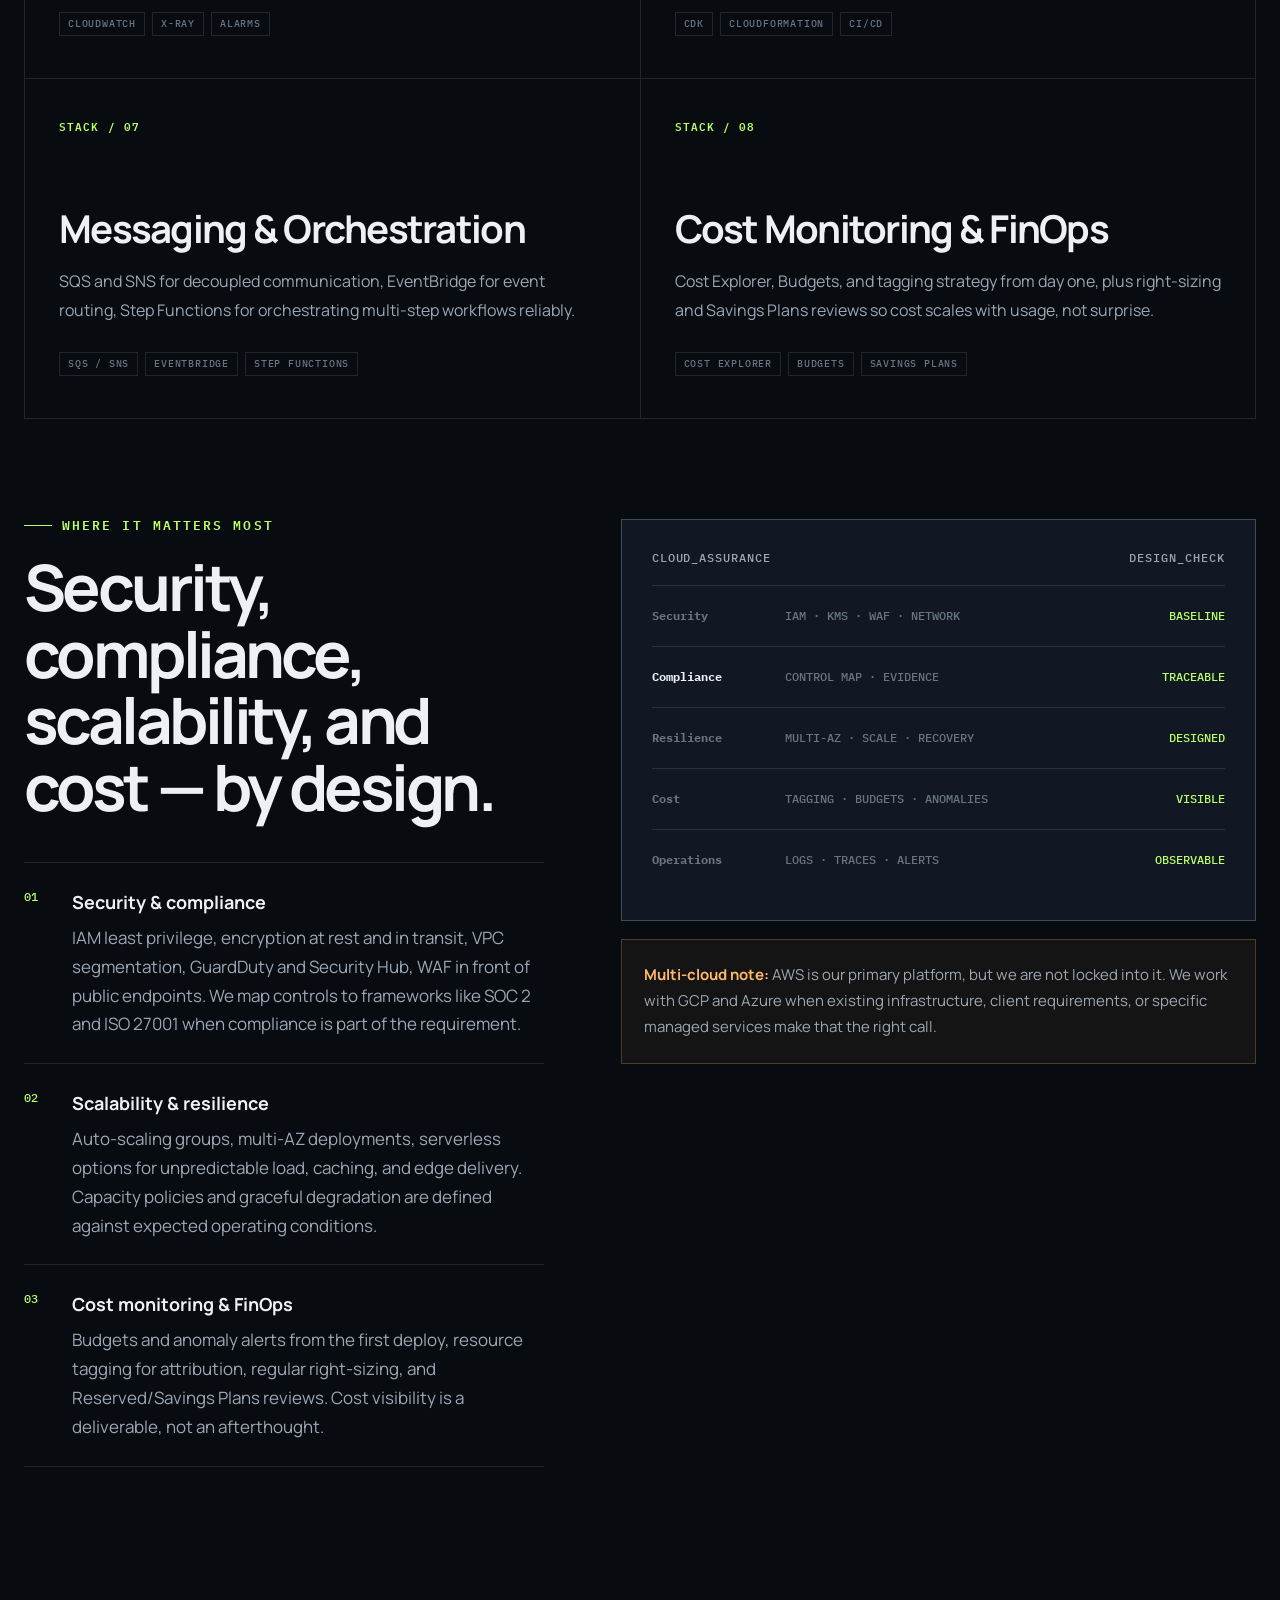
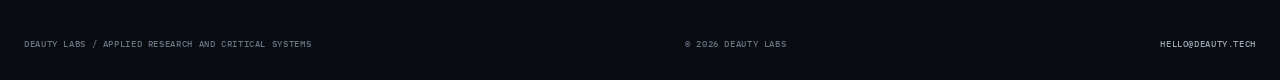
<file: cloud.html>
<!DOCTYPE html>
<html lang="en">
<head>
  <meta charset="UTF-8" />
  <meta name="viewport" content="width=device-width, initial-scale=1.0" />
  <title>Cloud &amp; Infrastructure - Deauty Labs</title>
  <meta name="description" content="Deauty Labs is an AWS-first cloud engineering team: compute, serverless, data, networking, observability, security, compliance, scalability, and cost monitoring." />
  <link rel="icon" href="assets/deauty-labs-mark.svg" type="image/svg+xml" />
  <link rel="preconnect" href="https://fonts.googleapis.com" />
  <link rel="preconnect" href="https://fonts.gstatic.com" crossorigin />
  <link href="https://fonts.googleapis.com/css2?family=IBM+Plex+Mono:wght@400;500;600&family=Manrope:wght@400;500;600;700;800&display=swap" rel="stylesheet" />
  <link rel="stylesheet" href="assets/style.css" />
</head>
<body class="lang-en">
  <nav>
    <div class="nav-inner">
      <a class="brand" href="index.html">
        <svg class="brand-symbol" viewBox="0 0 64 64" aria-hidden="true">
          <path d="M27 10H13V26M13 38V54H27" fill="none" stroke="#EDF1F5" stroke-width="6" stroke-linecap="square" stroke-linejoin="miter"/>
          <path d="M34 10H42L54 22V42L42 54H34" fill="none" stroke="#B9FF66" stroke-width="6" stroke-linecap="square" stroke-linejoin="miter"/>
        </svg>
        Deauty <span>Labs</span>
      </a>
      <ul class="nav-links">
        <li><a href="practice.html"><span data-lang="en">Practice</span><span data-lang="es">Práctica</span></a></li>
        <li><a href="critical.html"><span data-lang="en">Critical Systems</span><span data-lang="es">Sistemas Críticos</span></a></li>
        <li><a href="cloud.html"><span data-lang="en">Cloud</span><span data-lang="es">Cloud</span></a></li>
        <li><a href="research.html"><span data-lang="en">Research</span><span data-lang="es">Research</span></a></li>
        <li><a href="about.html"><span data-lang="en">About</span><span data-lang="es">Nosotros</span></a></li>
        <li><a href="clients.html"><span data-lang="en">Clients</span><span data-lang="es">Clientes</span></a></li>
        <li><a href="security.html"><span data-lang="en">Security</span><span data-lang="es">Seguridad</span></a></li>
        <li><a href="media.html"><span data-lang="en">Media</span><span data-lang="es">Medios</span></a></li>
      </ul>
      <div class="nav-actions">
        <button id="nav-toggle" class="nav-toggle" type="button" aria-label="Menu" aria-expanded="false">
          <svg viewBox="0 0 24 24" fill="none" stroke="currentColor" stroke-width="2" stroke-linecap="round"><line x1="3" y1="6" x2="21" y2="6"/><line x1="3" y1="12" x2="21" y2="12"/><line x1="3" y1="18" x2="21" y2="18"/></svg>
        </button>
        <div id="lang-toggle">
          <button id="btn-en" class="active" onclick="setLang('en')">EN</button>
          <button id="btn-es" onclick="setLang('es')">ES</button>
        </div>
        <a class="nav-cta" href="contact.html"><span data-lang="en">Bring us a hard problem</span><span data-lang="es">Traenos un problema difícil</span></a>
      </div>
    </div>
  </nav>

  <div class="container page-nav">
    <a class="back-link" href="index.html">&larr; <span data-lang="en">Back to home</span><span data-lang="es">Volver al inicio</span></a>
  </div>

  <main>
    <section id="cloud">
      <div class="container">
        <div class="section-head reveal">
          <div class="eyebrow"><span data-lang="en">Cloud &amp; infrastructure</span><span data-lang="es">Cloud e infraestructura</span></div>
          <h2 class="section-title"><span data-lang="en">AWS-first infrastructure, built to scale and to explain itself.</span><span data-lang="es">Infraestructura AWS-first, pensada para escalar y explicarse a sí misma.</span></h2>
          <p class="section-lead"><span data-lang="en">We design, deploy, and operate infrastructure primarily on AWS &mdash; from serverless APIs to containerized platforms &mdash; with security, compliance, and cost as first-class requirements, not afterthoughts.</span><span data-lang="es">Diseñamos, desplegamos y operamos infraestructura principalmente sobre AWS &mdash; desde APIs serverless hasta plataformas en contenedores &mdash; con seguridad, compliance y costos como requisitos de primera clase, no algo posterior.</span></p>
        </div>

        <div class="practice-grid reveal">
          <article class="practice-item">
            <span class="practice-index">STACK / 01</span>
            <h3><span data-lang="en">Compute &amp; Serverless</span><span data-lang="es">Compute y Serverless</span></h3>
            <p><span data-lang="en">EC2 and ECS/Fargate for long-running workloads, Lambda for event-driven and spiky traffic. We choose the right compute model per workload instead of defaulting to one.</span><span data-lang="es">EC2 y ECS/Fargate para cargas de trabajo persistentes, Lambda para tráfico basado en eventos y picos. Elegimos el modelo de cómputo correcto según la carga, no un default único.</span></p>
            <div class="practice-tags"><span class="tag">EC2</span><span class="tag">Lambda</span><span class="tag">ECS / Fargate</span></div>
          </article>
          <article class="practice-item">
            <span class="practice-index">STACK / 02</span>
            <h3><span data-lang="en">APIs &amp; API Gateway</span><span data-lang="es">APIs y API Gateway</span></h3>
            <p><span data-lang="en">REST and HTTP APIs on API Gateway in front of Lambda or containerized services, with throttling, authorizers, and usage plans configured deliberately.</span><span data-lang="es">APIs REST y HTTP sobre API Gateway frente a Lambda o servicios en contenedores, con throttling, authorizers y usage plans configurados con criterio.</span></p>
            <div class="practice-tags"><span class="tag">API Gateway</span><span class="tag">Authorizers</span><span class="tag">Throttling</span></div>
          </article>
          <article class="practice-item">
            <span class="practice-index">STACK / 03</span>
            <h3><span data-lang="en">Data &amp; Storage</span><span data-lang="es">Datos y Almacenamiento</span></h3>
            <p><span data-lang="en">RDS/Aurora for relational workloads, DynamoDB for high-throughput key-value access, S3 with lifecycle policies and CloudFront for delivery.</span><span data-lang="es">RDS/Aurora para cargas relacionales, DynamoDB para acceso key-value de alto throughput, S3 con políticas de ciclo de vida y CloudFront para distribución.</span></p>
            <div class="practice-tags"><span class="tag">RDS / Aurora</span><span class="tag">DynamoDB</span><span class="tag">S3 / CloudFront</span></div>
          </article>
          <article class="practice-item">
            <span class="practice-index">STACK / 04</span>
            <h3><span data-lang="en">Networking &amp; Identity</span><span data-lang="es">Networking e Identidad</span></h3>
            <p><span data-lang="en">VPC design with private subnets and least-privilege IAM by default &mdash; every role and every service boundary is deliberate, not inherited.</span><span data-lang="es">Diseño de VPC con subredes privadas e IAM de mínimo privilegio por defecto &mdash; cada rol y cada límite de servicio es deliberado, no heredado.</span></p>
            <div class="practice-tags"><span class="tag">VPC</span><span class="tag">IAM</span><span class="tag">KMS</span></div>
          </article>
          <article class="practice-item">
            <span class="practice-index">STACK / 05</span>
            <h3><span data-lang="en">Observability</span><span data-lang="es">Observabilidad</span></h3>
            <p><span data-lang="en">CloudWatch metrics, logs, and alarms plus distributed tracing with X-Ray, so incidents are diagnosed with evidence, not guesswork.</span><span data-lang="es">Métricas, logs y alarmas de CloudWatch más tracing distribuido con X-Ray, para diagnosticar incidentes con evidencia, no con conjeturas.</span></p>
            <div class="practice-tags"><span class="tag">CloudWatch</span><span class="tag">X-Ray</span><span class="tag">Alarms</span></div>
          </article>
          <article class="practice-item">
            <span class="practice-index">STACK / 06</span>
            <h3><span data-lang="en">Infrastructure as Code &amp; CI/CD</span><span data-lang="es">Infrastructure as Code y CI/CD</span></h3>
            <p><span data-lang="en">CloudFormation and CDK for reproducible infrastructure, GitHub Actions pipelines with security testing gates before every deploy.</span><span data-lang="es">CloudFormation y CDK para infraestructura reproducible, pipelines de GitHub Actions con gates de testing de seguridad antes de cada deploy.</span></p>
            <div class="practice-tags"><span class="tag">CDK</span><span class="tag">CloudFormation</span><span class="tag">CI/CD</span></div>
          </article>
          <article class="practice-item">
            <span class="practice-index">STACK / 07</span>
            <h3><span data-lang="en">Messaging &amp; Orchestration</span><span data-lang="es">Mensajería y Orquestación</span></h3>
            <p><span data-lang="en">SQS and SNS for decoupled communication, EventBridge for event routing, Step Functions for orchestrating multi-step workflows reliably.</span><span data-lang="es">SQS y SNS para comunicación desacoplada, EventBridge para ruteo de eventos, Step Functions para orquestar flujos de múltiples pasos de forma confiable.</span></p>
            <div class="practice-tags"><span class="tag">SQS / SNS</span><span class="tag">EventBridge</span><span class="tag">Step Functions</span></div>
          </article>
          <article class="practice-item">
            <span class="practice-index">STACK / 08</span>
            <h3><span data-lang="en">Cost Monitoring &amp; FinOps</span><span data-lang="es">Monitoreo de Costos y FinOps</span></h3>
            <p><span data-lang="en">Cost Explorer, Budgets, and tagging strategy from day one, plus right-sizing and Savings Plans reviews so cost scales with usage, not surprise.</span><span data-lang="es">Cost Explorer, Budgets y estrategia de tagging desde el día uno, más revisiones de right-sizing y Savings Plans para que el costo escale con el uso, no con sorpresas.</span></p>
            <div class="practice-tags"><span class="tag">Cost Explorer</span><span class="tag">Budgets</span><span class="tag">Savings Plans</span></div>
          </article>
        </div>

        <div class="critical-grid" style="margin-top:100px;">
        <div class="critical-copy reveal">
          <div class="eyebrow"><span data-lang="en">Where it matters most</span><span data-lang="es">Donde más importa</span></div>
          <h2 class="section-title"><span data-lang="en">Security, compliance, scalability, and cost &mdash; by design.</span><span data-lang="es">Seguridad, compliance, escalabilidad y costo &mdash; por diseño.</span></h2>
          <ul class="critical-list">
            <li><b>01</b><span><strong><span data-lang="en">Security &amp; compliance</span><span data-lang="es">Seguridad y compliance</span></strong><span data-lang="en">IAM least privilege, encryption at rest and in transit, VPC segmentation, GuardDuty and Security Hub, WAF in front of public endpoints. We map controls to frameworks like SOC 2 and ISO 27001 when compliance is part of the requirement.</span><span data-lang="es">IAM de mínimo privilegio, cifrado en reposo y en tránsito, segmentación de VPC, GuardDuty y Security Hub, WAF frente a endpoints públicos. Mapeamos controles a frameworks como SOC 2 e ISO 27001 cuando el compliance es parte del requisito.</span></span></li>
            <li><b>02</b><span><strong><span data-lang="en">Scalability &amp; resilience</span><span data-lang="es">Escalabilidad y resiliencia</span></strong><span data-lang="en">Auto-scaling groups, multi-AZ deployments, serverless options for unpredictable load, caching, and edge delivery. Capacity policies and graceful degradation are defined against expected operating conditions.</span><span data-lang="es">Auto-scaling groups, despliegues multi-AZ, opciones serverless para carga impredecible, caching y distribución en el borde. Las políticas de capacidad y degradación controlada se definen según las condiciones operativas esperadas.</span></span></li>
            <li><b>03</b><span><strong><span data-lang="en">Cost monitoring &amp; FinOps</span><span data-lang="es">Monitoreo de costos y FinOps</span></strong><span data-lang="en">Budgets and anomaly alerts from the first deploy, resource tagging for attribution, regular right-sizing, and Reserved/Savings Plans reviews. Cost visibility is a deliverable, not an afterthought.</span><span data-lang="es">Budgets y alertas de anomalías desde el primer deploy, tagging de recursos para atribución, right-sizing regular y revisiones de Reserved/Savings Plans. La visibilidad de costos es un entregable, no algo posterior.</span></span></li>
          </ul>
        </div>
        <div class="reveal">
          <div class="cloud-control-board">
            <div class="board-title"><span>CLOUD_ASSURANCE</span><span>DESIGN_CHECK</span></div>
            <div class="control-row"><b><span data-lang="en">Security</span><span data-lang="es">Seguridad</span></b><span>IAM · KMS · WAF · NETWORK</span><i>BASELINE</i></div>
            <div class="control-row"><b>Compliance</b><span><span data-lang="en">CONTROL MAP · EVIDENCE</span><span data-lang="es">MAPA DE CONTROLES · EVIDENCIA</span></span><i>TRACEABLE</i></div>
            <div class="control-row"><b><span data-lang="en">Resilience</span><span data-lang="es">Resiliencia</span></b><span>MULTI-AZ · SCALE · RECOVERY</span><i>DESIGNED</i></div>
            <div class="control-row"><b><span data-lang="en">Cost</span><span data-lang="es">Costo</span></b><span>TAGGING · BUDGETS · ANOMALIES</span><i>VISIBLE</i></div>
            <div class="control-row"><b><span data-lang="en">Operations</span><span data-lang="es">Operación</span></b><span>LOGS · TRACES · ALERTS</span><i>OBSERVABLE</i></div>
          </div>
          <p class="boundary"><strong><span data-lang="en">Multi-cloud note:</span><span data-lang="es">Nota multi-cloud:</span></strong> <span data-lang="en">AWS is our primary platform, but we are not locked into it. We work with GCP and Azure when existing infrastructure, client requirements, or specific managed services make that the right call.</span><span data-lang="es">AWS es nuestra plataforma principal, pero no estamos atados a ella. Trabajamos con GCP y Azure cuando la infraestructura existente, los requisitos del cliente o servicios administrados específicos hacen que sea la decisión correcta.</span></p>
        </div>
        </div>
      </div>
    </section>
  </main>

  <footer>
    <div class="container footer-inner">
      <span>Deauty Labs / Applied Research and Critical Systems</span>
      <span>© 2026 Deauty Labs</span>
      <a href="mailto:hello@deauty.tech">hello@deauty.tech</a>
    </div>
  </footer>

  <script src="assets/main.js"></script>
</body>
</html>
</file>
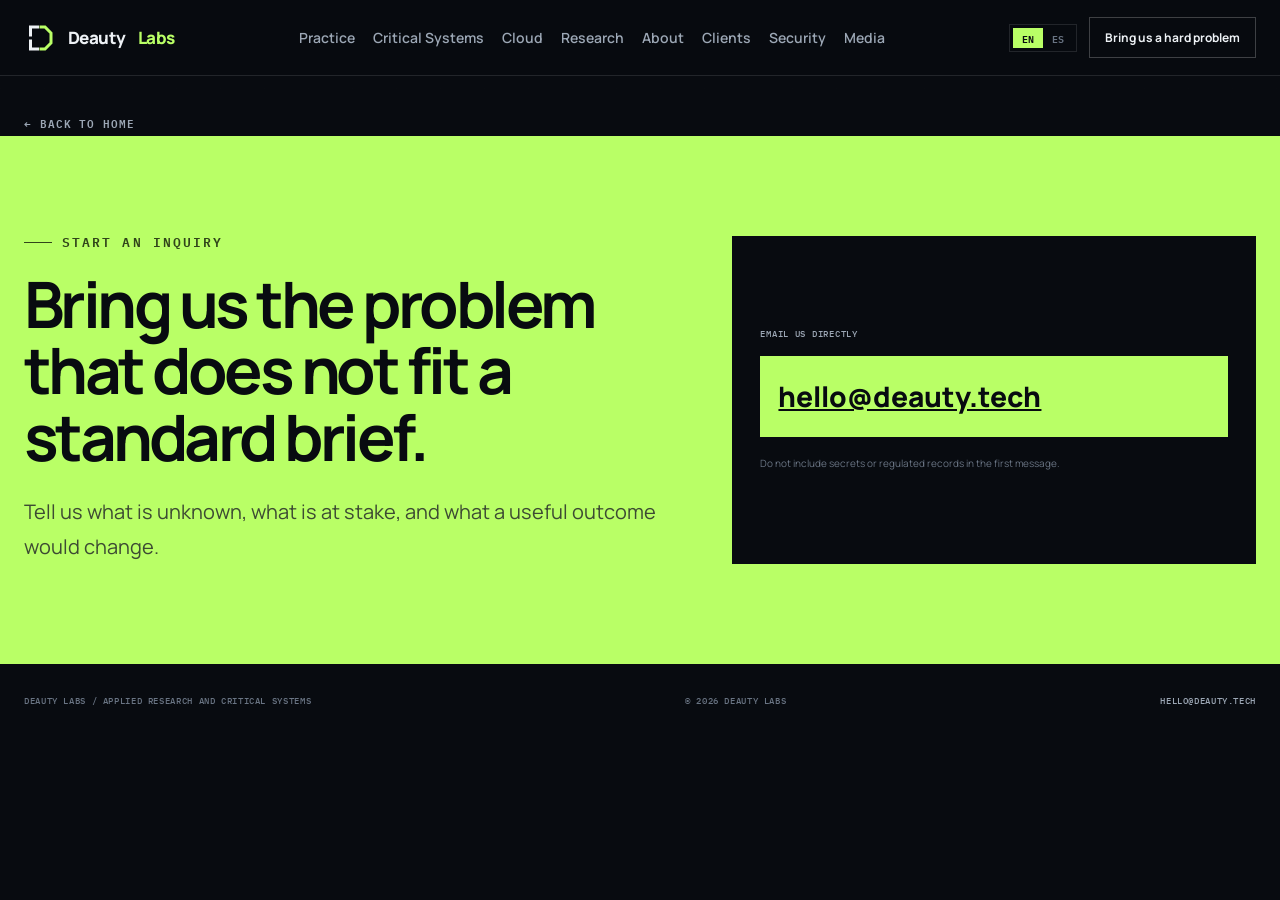
<file: contact.html>
<!DOCTYPE html>
<html lang="en">
<head>
  <meta charset="UTF-8" />
  <meta name="viewport" content="width=device-width, initial-scale=1.0" />
  <title>Start an Inquiry - Deauty Labs</title>
  <meta name="description" content="Bring Deauty Labs the problem that does not fit a standard brief." />
  <link rel="icon" href="assets/deauty-labs-mark.svg" type="image/svg+xml" />
  <link rel="preconnect" href="https://fonts.googleapis.com" />
  <link rel="preconnect" href="https://fonts.gstatic.com" crossorigin />
  <link href="https://fonts.googleapis.com/css2?family=IBM+Plex+Mono:wght@400;500;600&family=Manrope:wght@400;500;600;700;800&display=swap" rel="stylesheet" />
  <link rel="stylesheet" href="assets/style.css" />
</head>
<body class="lang-en">
  <nav>
    <div class="nav-inner">
      <a class="brand" href="index.html">
        <svg class="brand-symbol" viewBox="0 0 64 64" aria-hidden="true">
          <path d="M27 10H13V26M13 38V54H27" fill="none" stroke="#EDF1F5" stroke-width="6" stroke-linecap="square" stroke-linejoin="miter"/>
          <path d="M34 10H42L54 22V42L42 54H34" fill="none" stroke="#B9FF66" stroke-width="6" stroke-linecap="square" stroke-linejoin="miter"/>
        </svg>
        Deauty <span>Labs</span>
      </a>
      <ul class="nav-links">
        <li><a href="practice.html"><span data-lang="en">Practice</span><span data-lang="es">Práctica</span></a></li>
        <li><a href="critical.html"><span data-lang="en">Critical Systems</span><span data-lang="es">Sistemas Críticos</span></a></li>
        <li><a href="cloud.html"><span data-lang="en">Cloud</span><span data-lang="es">Cloud</span></a></li>
        <li><a href="research.html"><span data-lang="en">Research</span><span data-lang="es">Research</span></a></li>
        <li><a href="about.html"><span data-lang="en">About</span><span data-lang="es">Nosotros</span></a></li>
        <li><a href="clients.html"><span data-lang="en">Clients</span><span data-lang="es">Clientes</span></a></li>
        <li><a href="security.html"><span data-lang="en">Security</span><span data-lang="es">Seguridad</span></a></li>
        <li><a href="media.html"><span data-lang="en">Media</span><span data-lang="es">Medios</span></a></li>
      </ul>
      <div class="nav-actions">
        <button id="nav-toggle" class="nav-toggle" type="button" aria-label="Menu" aria-expanded="false">
          <svg viewBox="0 0 24 24" fill="none" stroke="currentColor" stroke-width="2" stroke-linecap="round"><line x1="3" y1="6" x2="21" y2="6"/><line x1="3" y1="12" x2="21" y2="12"/><line x1="3" y1="18" x2="21" y2="18"/></svg>
        </button>
        <div id="lang-toggle">
          <button id="btn-en" class="active" onclick="setLang('en')">EN</button>
          <button id="btn-es" onclick="setLang('es')">ES</button>
        </div>
        <a class="nav-cta" href="contact.html"><span data-lang="en">Bring us a hard problem</span><span data-lang="es">Traenos un problema difícil</span></a>
      </div>
    </div>
  </nav>

  <div class="container page-nav">
    <a class="back-link" href="index.html">&larr; <span data-lang="en">Back to home</span><span data-lang="es">Volver al inicio</span></a>
  </div>

  <main>
    <section id="contact">
      <div class="container contact-grid">
        <div>
          <div class="eyebrow"><span data-lang="en">Start an inquiry</span><span data-lang="es">Iniciar una consulta</span></div>
          <h2 class="section-title"><span data-lang="en">Bring us the problem that does not fit a standard brief.</span><span data-lang="es">Traenos el problema que no entra en un brief estándar.</span></h2>
          <p class="section-lead"><span data-lang="en">Tell us what is unknown, what is at stake, and what a useful outcome would change.</span><span data-lang="es">Contanos qué se desconoce, qué está en juego y qué cambiaría un resultado útil.</span></p>
        </div>
        <div class="contact-email">
          <span class="contact-email-label"><span data-lang="en">Email us directly</span><span data-lang="es">Escribinos directamente</span></span>
          <a class="contact-email-link" href="mailto:hello@deauty.tech">hello@deauty.tech</a>
          <p class="contact-email-note"><span data-lang="en">Do not include secrets or regulated records in the first message.</span><span data-lang="es">No incluyas secretos ni registros regulados en el primer mensaje.</span></p>
        </div>
      </div>
    </section>
  </main>

  <footer>
    <div class="container footer-inner">
      <span>Deauty Labs / Applied Research and Critical Systems</span>
      <span>© 2026 Deauty Labs</span>
      <a href="mailto:hello@deauty.tech">hello@deauty.tech</a>
    </div>
  </footer>

  <script src="assets/main.js"></script>
</body>
</html>
</file>
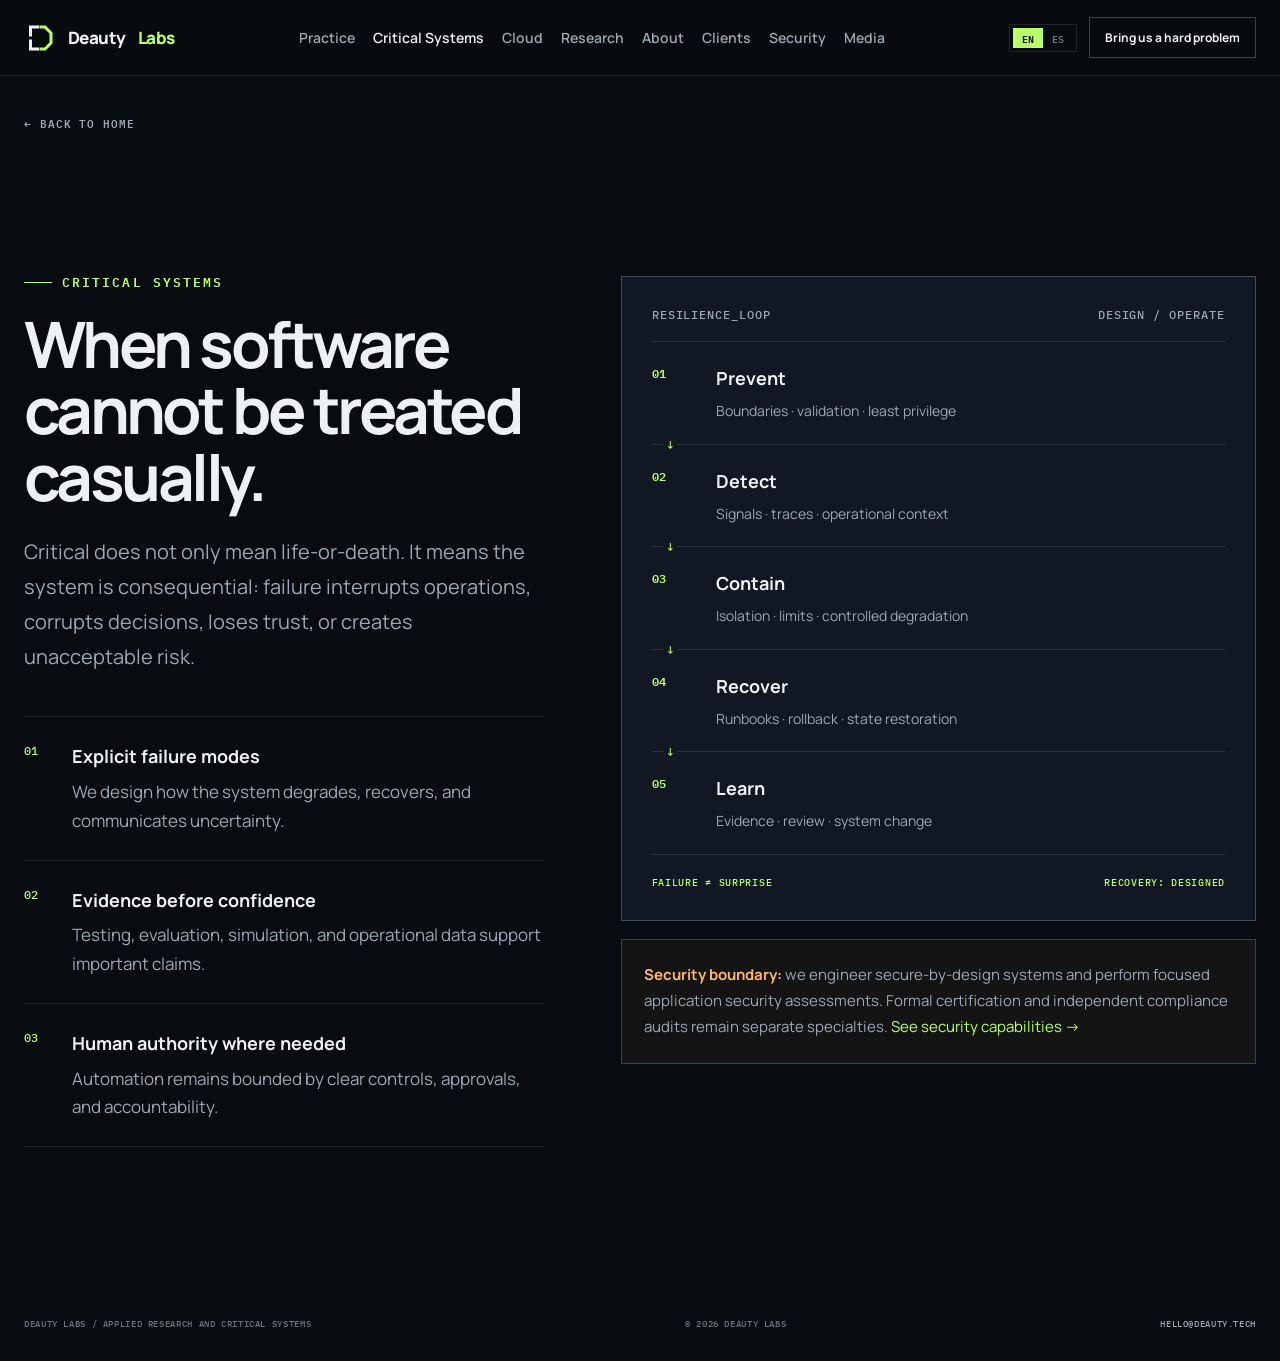
<file: critical.html>
<!DOCTYPE html>
<html lang="en">
<head>
  <meta charset="UTF-8" />
  <meta name="viewport" content="width=device-width, initial-scale=1.0" />
  <title>Critical Systems - Deauty Labs</title>
  <meta name="description" content="How Deauty Labs engineers software where failure has consequences: explicit failure modes, evidence before confidence, human authority where needed." />
  <link rel="icon" href="assets/deauty-labs-mark.svg" type="image/svg+xml" />
  <link rel="preconnect" href="https://fonts.googleapis.com" />
  <link rel="preconnect" href="https://fonts.gstatic.com" crossorigin />
  <link href="https://fonts.googleapis.com/css2?family=IBM+Plex+Mono:wght@400;500;600&family=Manrope:wght@400;500;600;700;800&display=swap" rel="stylesheet" />
  <link rel="stylesheet" href="assets/style.css" />
</head>
<body class="lang-en">
  <nav>
    <div class="nav-inner">
      <a class="brand" href="index.html">
        <svg class="brand-symbol" viewBox="0 0 64 64" aria-hidden="true">
          <path d="M27 10H13V26M13 38V54H27" fill="none" stroke="#EDF1F5" stroke-width="6" stroke-linecap="square" stroke-linejoin="miter"/>
          <path d="M34 10H42L54 22V42L42 54H34" fill="none" stroke="#B9FF66" stroke-width="6" stroke-linecap="square" stroke-linejoin="miter"/>
        </svg>
        Deauty <span>Labs</span>
      </a>
      <ul class="nav-links">
        <li><a href="practice.html"><span data-lang="en">Practice</span><span data-lang="es">Práctica</span></a></li>
        <li><a href="critical.html"><span data-lang="en">Critical Systems</span><span data-lang="es">Sistemas Críticos</span></a></li>
        <li><a href="cloud.html"><span data-lang="en">Cloud</span><span data-lang="es">Cloud</span></a></li>
        <li><a href="research.html"><span data-lang="en">Research</span><span data-lang="es">Research</span></a></li>
        <li><a href="about.html"><span data-lang="en">About</span><span data-lang="es">Nosotros</span></a></li>
        <li><a href="clients.html"><span data-lang="en">Clients</span><span data-lang="es">Clientes</span></a></li>
        <li><a href="security.html"><span data-lang="en">Security</span><span data-lang="es">Seguridad</span></a></li>
        <li><a href="media.html"><span data-lang="en">Media</span><span data-lang="es">Medios</span></a></li>
      </ul>
      <div class="nav-actions">
        <button id="nav-toggle" class="nav-toggle" type="button" aria-label="Menu" aria-expanded="false">
          <svg viewBox="0 0 24 24" fill="none" stroke="currentColor" stroke-width="2" stroke-linecap="round"><line x1="3" y1="6" x2="21" y2="6"/><line x1="3" y1="12" x2="21" y2="12"/><line x1="3" y1="18" x2="21" y2="18"/></svg>
        </button>
        <div id="lang-toggle">
          <button id="btn-en" class="active" onclick="setLang('en')">EN</button>
          <button id="btn-es" onclick="setLang('es')">ES</button>
        </div>
        <a class="nav-cta" href="contact.html"><span data-lang="en">Bring us a hard problem</span><span data-lang="es">Traenos un problema difícil</span></a>
      </div>
    </div>
  </nav>

  <div class="container page-nav">
    <a class="back-link" href="index.html">&larr; <span data-lang="en">Back to home</span><span data-lang="es">Volver al inicio</span></a>
  </div>

  <main>
    <section id="critical">
      <div class="container critical-grid">
        <div class="critical-copy reveal">
          <div class="eyebrow"><span data-lang="en">Critical systems</span><span data-lang="es">Sistemas críticos</span></div>
          <h2 class="section-title"><span data-lang="en">When software cannot be treated casually.</span><span data-lang="es">Cuando el software no puede tratarse con liviandad.</span></h2>
          <p class="section-lead"><span data-lang="en">Critical does not only mean life-or-death. It means the system is consequential: failure interrupts operations, corrupts decisions, loses trust, or creates unacceptable risk.</span><span data-lang="es">Crítico no significa solamente vida o muerte. Significa que el sistema tiene consecuencias: una falla interrumpe operaciones, corrompe decisiones, pierde confianza o crea riesgo inaceptable.</span></p>
          <ul class="critical-list">
            <li><b>01</b><span><strong><span data-lang="en">Explicit failure modes</span><span data-lang="es">Modos de falla explícitos</span></strong><span data-lang="en">We design how the system degrades, recovers, and communicates uncertainty.</span><span data-lang="es">Diseñamos cómo el sistema degrada, se recupera y comunica incertidumbre.</span></span></li>
            <li><b>02</b><span><strong><span data-lang="en">Evidence before confidence</span><span data-lang="es">Evidencia antes que confianza</span></strong><span data-lang="en">Testing, evaluation, simulation, and operational data support important claims.</span><span data-lang="es">Testing, evaluación, simulación y datos operativos respaldan afirmaciones importantes.</span></span></li>
            <li><b>03</b><span><strong><span data-lang="en">Human authority where needed</span><span data-lang="es">Autoridad humana donde hace falta</span></strong><span data-lang="en">Automation remains bounded by clear controls, approvals, and accountability.</span><span data-lang="es">La automatización permanece limitada por controles, aprobaciones y responsabilidades claras.</span></span></li>
          </ul>
        </div>
        <div class="reveal">
          <div class="resilience-loop">
            <div class="board-title"><span>RESILIENCE_LOOP</span><span>DESIGN / OPERATE</span></div>
            <div class="loop-stage"><b>01</b><span><strong><span data-lang="en">Prevent</span><span data-lang="es">Prevenir</span></strong><small><span data-lang="en">Boundaries · validation · least privilege</span><span data-lang="es">Límites · validación · mínimo privilegio</span></small></span></div>
            <div class="loop-stage"><b>02</b><span><strong><span data-lang="en">Detect</span><span data-lang="es">Detectar</span></strong><small><span data-lang="en">Signals · traces · operational context</span><span data-lang="es">Señales · trazas · contexto operativo</span></small></span></div>
            <div class="loop-stage"><b>03</b><span><strong><span data-lang="en">Contain</span><span data-lang="es">Contener</span></strong><small><span data-lang="en">Isolation · limits · controlled degradation</span><span data-lang="es">Aislamiento · límites · degradación controlada</span></small></span></div>
            <div class="loop-stage"><b>04</b><span><strong><span data-lang="en">Recover</span><span data-lang="es">Recuperar</span></strong><small><span data-lang="en">Runbooks · rollback · state restoration</span><span data-lang="es">Runbooks · rollback · restauración de estado</span></small></span></div>
            <div class="loop-stage"><b>05</b><span><strong><span data-lang="en">Learn</span><span data-lang="es">Aprender</span></strong><small><span data-lang="en">Evidence · review · system change</span><span data-lang="es">Evidencia · revisión · cambio del sistema</span></small></span></div>
            <div class="loop-foot"><span>FAILURE ≠ SURPRISE</span><span>RECOVERY: DESIGNED</span></div>
          </div>
          <p class="boundary"><strong><span data-lang="en">Security boundary:</span><span data-lang="es">Límite de seguridad:</span></strong> <span data-lang="en">we engineer secure-by-design systems and perform focused application security assessments. Formal certification and independent compliance audits remain separate specialties.</span><span data-lang="es">diseñamos sistemas secure-by-design y realizamos evaluaciones focalizadas de seguridad de aplicaciones. Las certificaciones formales y auditorías independientes de compliance siguen siendo especialidades separadas.</span> <a href="security.html"><span data-lang="en">See security capabilities →</span><span data-lang="es">Ver capacidades de seguridad →</span></a></p>
        </div>
      </div>
    </section>
  </main>

  <footer>
    <div class="container footer-inner">
      <span>Deauty Labs / Applied Research and Critical Systems</span>
      <span>© 2026 Deauty Labs</span>
      <a href="mailto:hello@deauty.tech">hello@deauty.tech</a>
    </div>
  </footer>

  <script src="assets/main.js"></script>
</body>
</html>
</file>
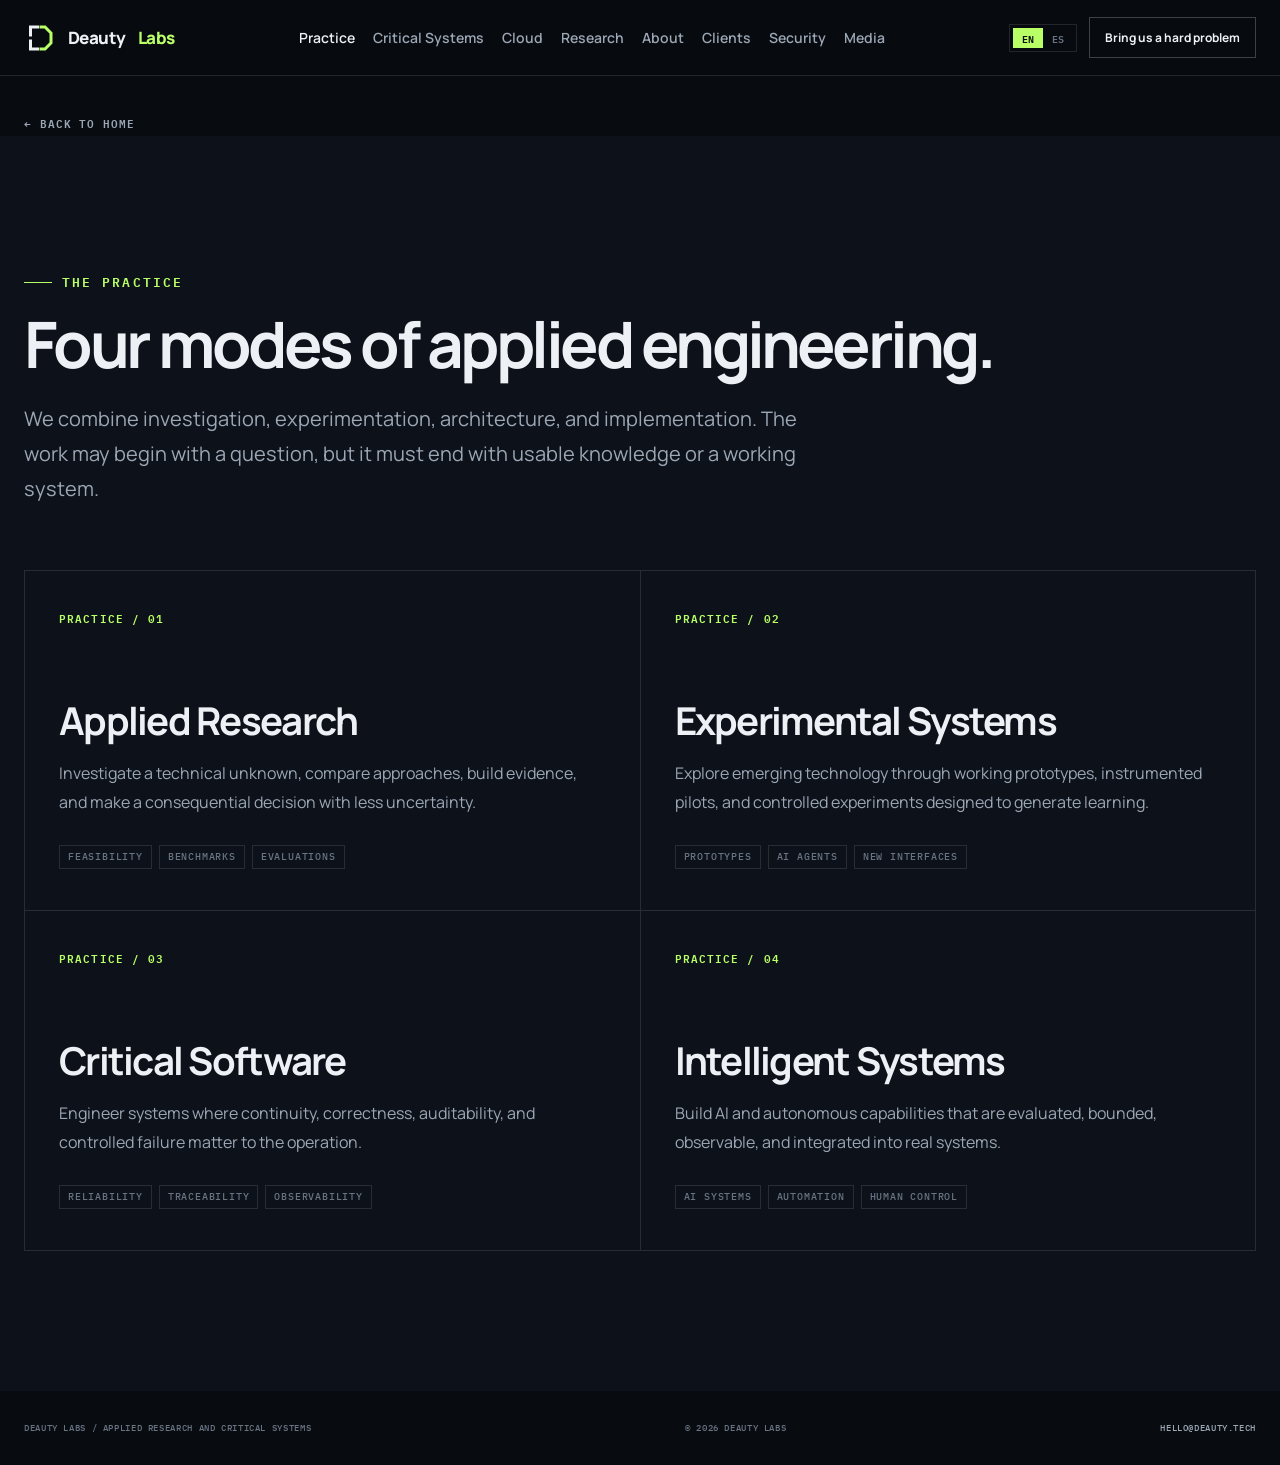
<file: practice.html>
<!DOCTYPE html>
<html lang="en">
<head>
  <meta charset="UTF-8" />
  <meta name="viewport" content="width=device-width, initial-scale=1.0" />
  <title>The Practice - Deauty Labs</title>
  <meta name="description" content="Four modes of applied engineering: applied research, experimental systems, critical software, and intelligent systems." />
  <link rel="icon" href="assets/deauty-labs-mark.svg" type="image/svg+xml" />
  <link rel="preconnect" href="https://fonts.googleapis.com" />
  <link rel="preconnect" href="https://fonts.gstatic.com" crossorigin />
  <link href="https://fonts.googleapis.com/css2?family=IBM+Plex+Mono:wght@400;500;600&family=Manrope:wght@400;500;600;700;800&display=swap" rel="stylesheet" />
  <link rel="stylesheet" href="assets/style.css" />
</head>
<body class="lang-en">
  <nav>
    <div class="nav-inner">
      <a class="brand" href="index.html">
        <svg class="brand-symbol" viewBox="0 0 64 64" aria-hidden="true">
          <path d="M27 10H13V26M13 38V54H27" fill="none" stroke="#EDF1F5" stroke-width="6" stroke-linecap="square" stroke-linejoin="miter"/>
          <path d="M34 10H42L54 22V42L42 54H34" fill="none" stroke="#B9FF66" stroke-width="6" stroke-linecap="square" stroke-linejoin="miter"/>
        </svg>
        Deauty <span>Labs</span>
      </a>
      <ul class="nav-links">
        <li><a href="practice.html"><span data-lang="en">Practice</span><span data-lang="es">Práctica</span></a></li>
        <li><a href="critical.html"><span data-lang="en">Critical Systems</span><span data-lang="es">Sistemas Críticos</span></a></li>
        <li><a href="cloud.html"><span data-lang="en">Cloud</span><span data-lang="es">Cloud</span></a></li>
        <li><a href="research.html"><span data-lang="en">Research</span><span data-lang="es">Research</span></a></li>
        <li><a href="about.html"><span data-lang="en">About</span><span data-lang="es">Nosotros</span></a></li>
        <li><a href="clients.html"><span data-lang="en">Clients</span><span data-lang="es">Clientes</span></a></li>
        <li><a href="security.html"><span data-lang="en">Security</span><span data-lang="es">Seguridad</span></a></li>
        <li><a href="media.html"><span data-lang="en">Media</span><span data-lang="es">Medios</span></a></li>
      </ul>
      <div class="nav-actions">
        <button id="nav-toggle" class="nav-toggle" type="button" aria-label="Menu" aria-expanded="false">
          <svg viewBox="0 0 24 24" fill="none" stroke="currentColor" stroke-width="2" stroke-linecap="round"><line x1="3" y1="6" x2="21" y2="6"/><line x1="3" y1="12" x2="21" y2="12"/><line x1="3" y1="18" x2="21" y2="18"/></svg>
        </button>
        <div id="lang-toggle">
          <button id="btn-en" class="active" onclick="setLang('en')">EN</button>
          <button id="btn-es" onclick="setLang('es')">ES</button>
        </div>
        <a class="nav-cta" href="contact.html"><span data-lang="en">Bring us a hard problem</span><span data-lang="es">Traenos un problema difícil</span></a>
      </div>
    </div>
  </nav>

  <div class="container page-nav">
    <a class="back-link" href="index.html">&larr; <span data-lang="en">Back to home</span><span data-lang="es">Volver al inicio</span></a>
  </div>

  <main>
    <section id="practice">
      <div class="container">
        <div class="section-head reveal">
          <div class="eyebrow"><span data-lang="en">The practice</span><span data-lang="es">La práctica</span></div>
          <h2 class="section-title"><span data-lang="en">Four modes of applied engineering.</span><span data-lang="es">Cuatro modos de ingeniería aplicada.</span></h2>
          <p class="section-lead"><span data-lang="en">We combine investigation, experimentation, architecture, and implementation. The work may begin with a question, but it must end with usable knowledge or a working system.</span><span data-lang="es">Combinamos investigación, experimentación, arquitectura e implementación. El trabajo puede comenzar con una pregunta, pero debe terminar con conocimiento útil o un sistema funcionando.</span></p>
        </div>
        <div class="practice-grid reveal">
          <article class="practice-item">
            <span class="practice-index">PRACTICE / 01</span>
            <h3><span data-lang="en">Applied Research</span><span data-lang="es">Research Aplicado</span></h3>
            <p><span data-lang="en">Investigate a technical unknown, compare approaches, build evidence, and make a consequential decision with less uncertainty.</span><span data-lang="es">Investigar una incógnita técnica, comparar enfoques, construir evidencia y tomar una decisión importante con menos incertidumbre.</span></p>
            <div class="practice-tags"><span class="tag">Feasibility</span><span class="tag">Benchmarks</span><span class="tag">Evaluations</span></div>
          </article>
          <article class="practice-item">
            <span class="practice-index">PRACTICE / 02</span>
            <h3><span data-lang="en">Experimental Systems</span><span data-lang="es">Sistemas Experimentales</span></h3>
            <p><span data-lang="en">Explore emerging technology through working prototypes, instrumented pilots, and controlled experiments designed to generate learning.</span><span data-lang="es">Explorar tecnología emergente mediante prototipos funcionales, pilotos instrumentados y experimentos controlados diseñados para aprender.</span></p>
            <div class="practice-tags"><span class="tag">Prototypes</span><span class="tag">AI Agents</span><span class="tag">New Interfaces</span></div>
          </article>
          <article class="practice-item">
            <span class="practice-index">PRACTICE / 03</span>
            <h3><span data-lang="en">Critical Software</span><span data-lang="es">Software Crítico</span></h3>
            <p><span data-lang="en">Engineer systems where continuity, correctness, auditability, and controlled failure matter to the operation.</span><span data-lang="es">Diseñar sistemas donde la continuidad, corrección, trazabilidad y falla controlada importan para la operación.</span></p>
            <div class="practice-tags"><span class="tag">Reliability</span><span class="tag">Traceability</span><span class="tag">Observability</span></div>
          </article>
          <article class="practice-item">
            <span class="practice-index">PRACTICE / 04</span>
            <h3><span data-lang="en">Intelligent Systems</span><span data-lang="es">Sistemas Inteligentes</span></h3>
            <p><span data-lang="en">Build AI and autonomous capabilities that are evaluated, bounded, observable, and integrated into real systems.</span><span data-lang="es">Construir capacidades de IA y autonomía que estén evaluadas, limitadas, observables e integradas a sistemas reales.</span></p>
            <div class="practice-tags"><span class="tag">AI Systems</span><span class="tag">Automation</span><span class="tag">Human Control</span></div>
          </article>
        </div>
      </div>
    </section>
  </main>

  <footer>
    <div class="container footer-inner">
      <span>Deauty Labs / Applied Research and Critical Systems</span>
      <span>© 2026 Deauty Labs</span>
      <a href="mailto:hello@deauty.tech">hello@deauty.tech</a>
    </div>
  </footer>

  <script src="assets/main.js"></script>
</body>
</html>
</file>
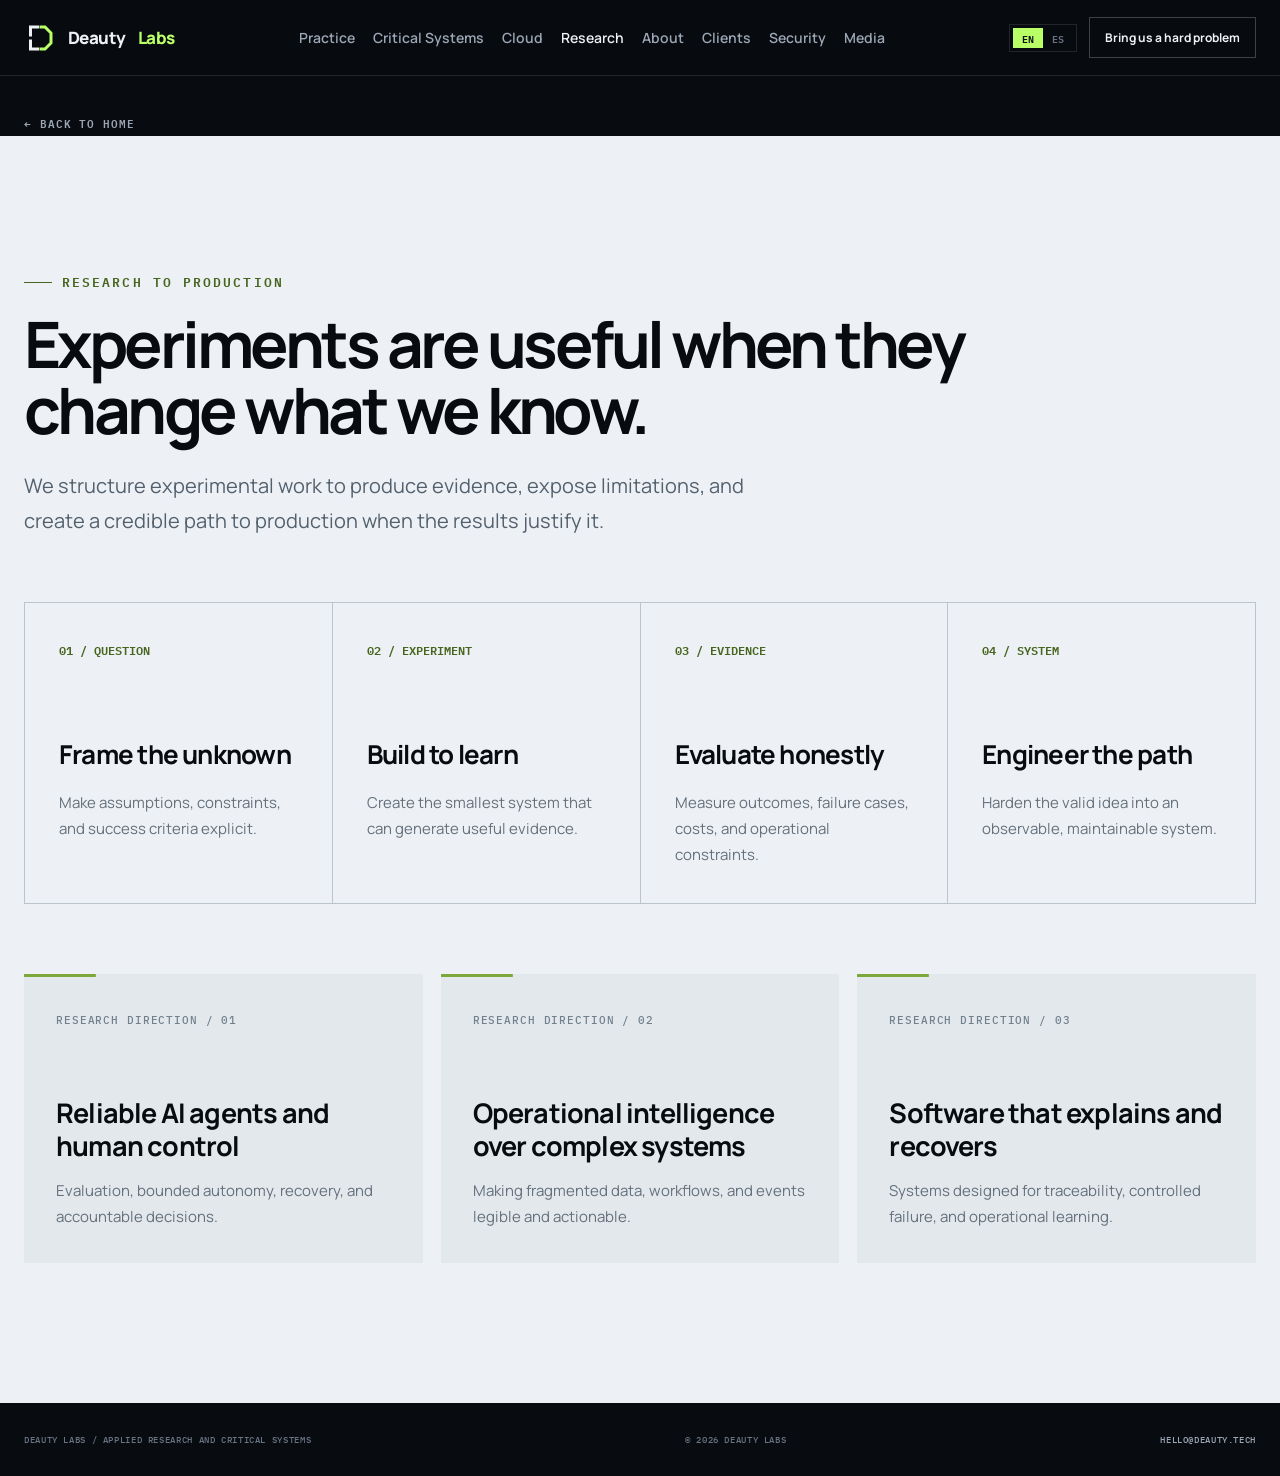
<file: research.html>
<!DOCTYPE html>
<html lang="en">
<head>
  <meta charset="UTF-8" />
  <meta name="viewport" content="width=device-width, initial-scale=1.0" />
  <title>Research to Production - Deauty Labs</title>
  <meta name="description" content="How Deauty Labs turns experiments into evidence and evidence into reliable engineering, plus our current research directions." />
  <link rel="icon" href="assets/deauty-labs-mark.svg" type="image/svg+xml" />
  <link rel="preconnect" href="https://fonts.googleapis.com" />
  <link rel="preconnect" href="https://fonts.gstatic.com" crossorigin />
  <link href="https://fonts.googleapis.com/css2?family=IBM+Plex+Mono:wght@400;500;600&family=Manrope:wght@400;500;600;700;800&display=swap" rel="stylesheet" />
  <link rel="stylesheet" href="assets/style.css" />
</head>
<body class="lang-en">
  <nav>
    <div class="nav-inner">
      <a class="brand" href="index.html">
        <svg class="brand-symbol" viewBox="0 0 64 64" aria-hidden="true">
          <path d="M27 10H13V26M13 38V54H27" fill="none" stroke="#EDF1F5" stroke-width="6" stroke-linecap="square" stroke-linejoin="miter"/>
          <path d="M34 10H42L54 22V42L42 54H34" fill="none" stroke="#B9FF66" stroke-width="6" stroke-linecap="square" stroke-linejoin="miter"/>
        </svg>
        Deauty <span>Labs</span>
      </a>
      <ul class="nav-links">
        <li><a href="practice.html"><span data-lang="en">Practice</span><span data-lang="es">Práctica</span></a></li>
        <li><a href="critical.html"><span data-lang="en">Critical Systems</span><span data-lang="es">Sistemas Críticos</span></a></li>
        <li><a href="cloud.html"><span data-lang="en">Cloud</span><span data-lang="es">Cloud</span></a></li>
        <li><a href="research.html"><span data-lang="en">Research</span><span data-lang="es">Research</span></a></li>
        <li><a href="about.html"><span data-lang="en">About</span><span data-lang="es">Nosotros</span></a></li>
        <li><a href="clients.html"><span data-lang="en">Clients</span><span data-lang="es">Clientes</span></a></li>
        <li><a href="security.html"><span data-lang="en">Security</span><span data-lang="es">Seguridad</span></a></li>
        <li><a href="media.html"><span data-lang="en">Media</span><span data-lang="es">Medios</span></a></li>
      </ul>
      <div class="nav-actions">
        <button id="nav-toggle" class="nav-toggle" type="button" aria-label="Menu" aria-expanded="false">
          <svg viewBox="0 0 24 24" fill="none" stroke="currentColor" stroke-width="2" stroke-linecap="round"><line x1="3" y1="6" x2="21" y2="6"/><line x1="3" y1="12" x2="21" y2="12"/><line x1="3" y1="18" x2="21" y2="18"/></svg>
        </button>
        <div id="lang-toggle">
          <button id="btn-en" class="active" onclick="setLang('en')">EN</button>
          <button id="btn-es" onclick="setLang('es')">ES</button>
        </div>
        <a class="nav-cta" href="contact.html"><span data-lang="en">Bring us a hard problem</span><span data-lang="es">Traenos un problema difícil</span></a>
      </div>
    </div>
  </nav>

  <div class="container page-nav">
    <a class="back-link" href="index.html">&larr; <span data-lang="en">Back to home</span><span data-lang="es">Volver al inicio</span></a>
  </div>

  <main>
    <section id="research">
      <div class="container">
        <div class="section-head reveal">
          <div class="eyebrow"><span data-lang="en">Research to production</span><span data-lang="es">De research a producción</span></div>
          <h2 class="section-title"><span data-lang="en">Experiments are useful when they change what we know.</span><span data-lang="es">Los experimentos son útiles cuando cambian lo que sabemos.</span></h2>
          <p class="section-lead"><span data-lang="en">We structure experimental work to produce evidence, expose limitations, and create a credible path to production when the results justify it.</span><span data-lang="es">Estructuramos el trabajo experimental para producir evidencia, exponer limitaciones y crear un camino creíble a producción cuando los resultados lo justifican.</span></p>
        </div>
        <div class="research-flow reveal">
          <div class="research-step"><b>01 / QUESTION</b><h3><span data-lang="en">Frame the unknown</span><span data-lang="es">Definir la incógnita</span></h3><p><span data-lang="en">Make assumptions, constraints, and success criteria explicit.</span><span data-lang="es">Hacer explícitos supuestos, restricciones y criterios de éxito.</span></p></div>
          <div class="research-step"><b>02 / EXPERIMENT</b><h3><span data-lang="en">Build to learn</span><span data-lang="es">Construir para aprender</span></h3><p><span data-lang="en">Create the smallest system that can generate useful evidence.</span><span data-lang="es">Crear el sistema mínimo que pueda generar evidencia útil.</span></p></div>
          <div class="research-step"><b>03 / EVIDENCE</b><h3><span data-lang="en">Evaluate honestly</span><span data-lang="es">Evaluar con honestidad</span></h3><p><span data-lang="en">Measure outcomes, failure cases, costs, and operational constraints.</span><span data-lang="es">Medir resultados, fallas, costos y restricciones operativas.</span></p></div>
          <div class="research-step"><b>04 / SYSTEM</b><h3><span data-lang="en">Engineer the path</span><span data-lang="es">Diseñar el camino</span></h3><p><span data-lang="en">Harden the valid idea into an observable, maintainable system.</span><span data-lang="es">Convertir la idea válida en un sistema observable y mantenible.</span></p></div>
        </div>
        <div class="directions reveal">
          <article class="direction"><small>Research direction / 01</small><h3><span data-lang="en">Reliable AI agents and human control</span><span data-lang="es">Agentes de IA confiables y control humano</span></h3><p><span data-lang="en">Evaluation, bounded autonomy, recovery, and accountable decisions.</span><span data-lang="es">Evaluación, autonomía limitada, recuperación y decisiones responsables.</span></p></article>
          <article class="direction"><small>Research direction / 02</small><h3><span data-lang="en">Operational intelligence over complex systems</span><span data-lang="es">Inteligencia operativa sobre sistemas complejos</span></h3><p><span data-lang="en">Making fragmented data, workflows, and events legible and actionable.</span><span data-lang="es">Volver legibles y accionables datos, flujos y eventos fragmentados.</span></p></article>
          <article class="direction"><small>Research direction / 03</small><h3><span data-lang="en">Software that explains and recovers</span><span data-lang="es">Software que explica y se recupera</span></h3><p><span data-lang="en">Systems designed for traceability, controlled failure, and operational learning.</span><span data-lang="es">Sistemas diseñados para trazabilidad, falla controlada y aprendizaje operativo.</span></p></article>
        </div>
      </div>
    </section>
  </main>

  <footer>
    <div class="container footer-inner">
      <span>Deauty Labs / Applied Research and Critical Systems</span>
      <span>© 2026 Deauty Labs</span>
      <a href="mailto:hello@deauty.tech">hello@deauty.tech</a>
    </div>
  </footer>

  <script src="assets/main.js"></script>
</body>
</html>
</file>
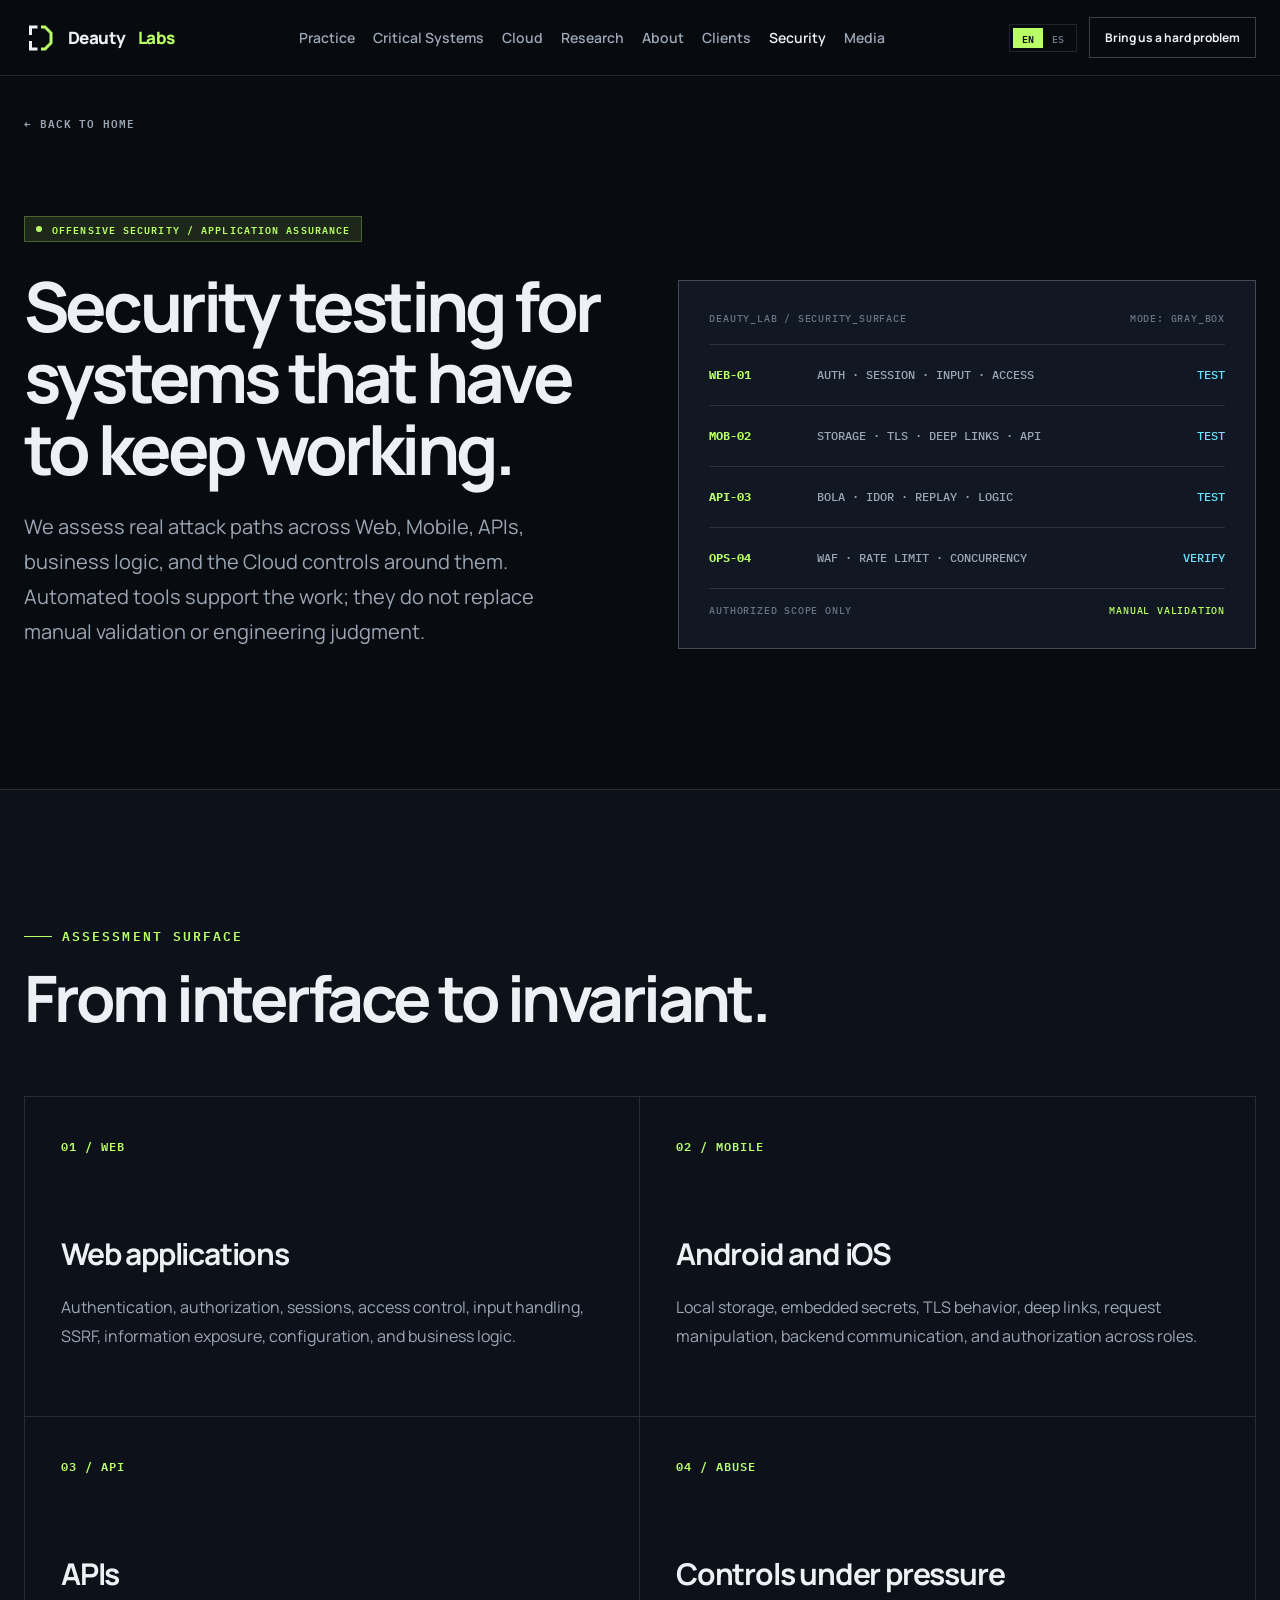
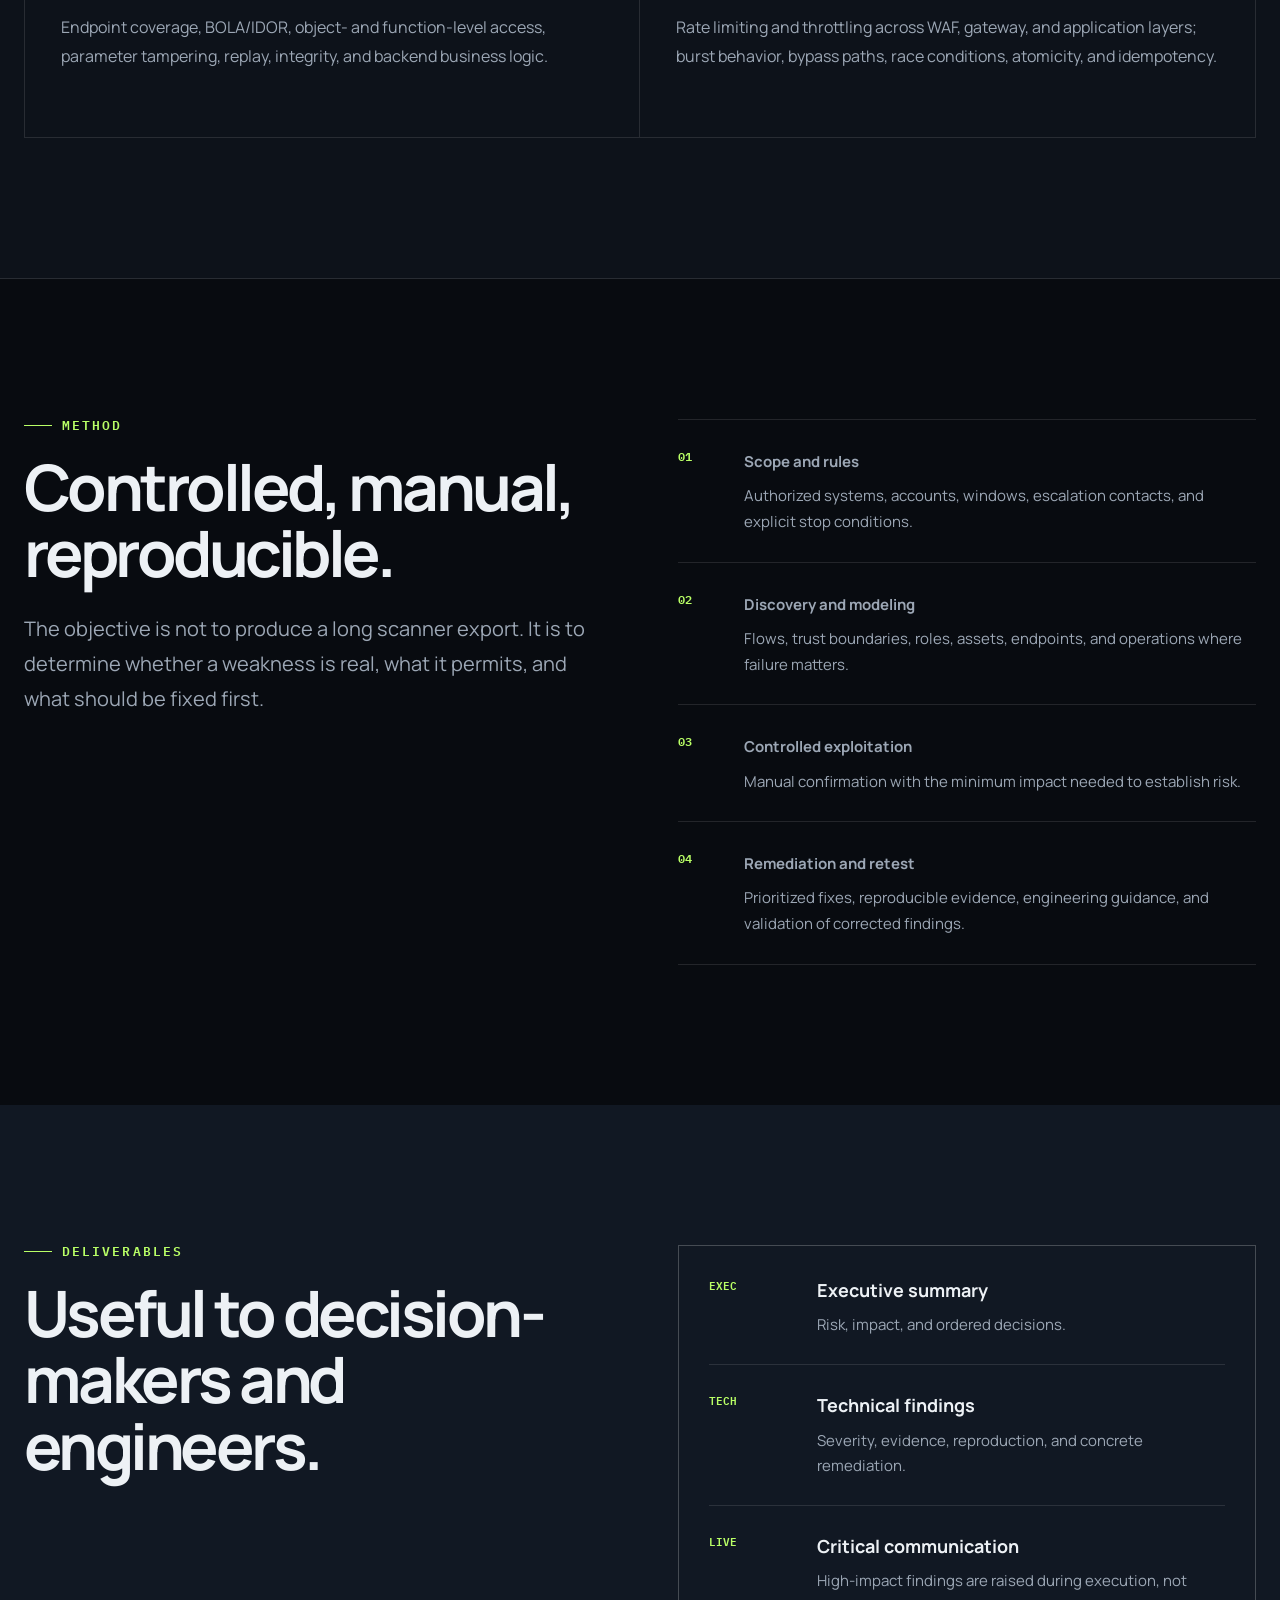
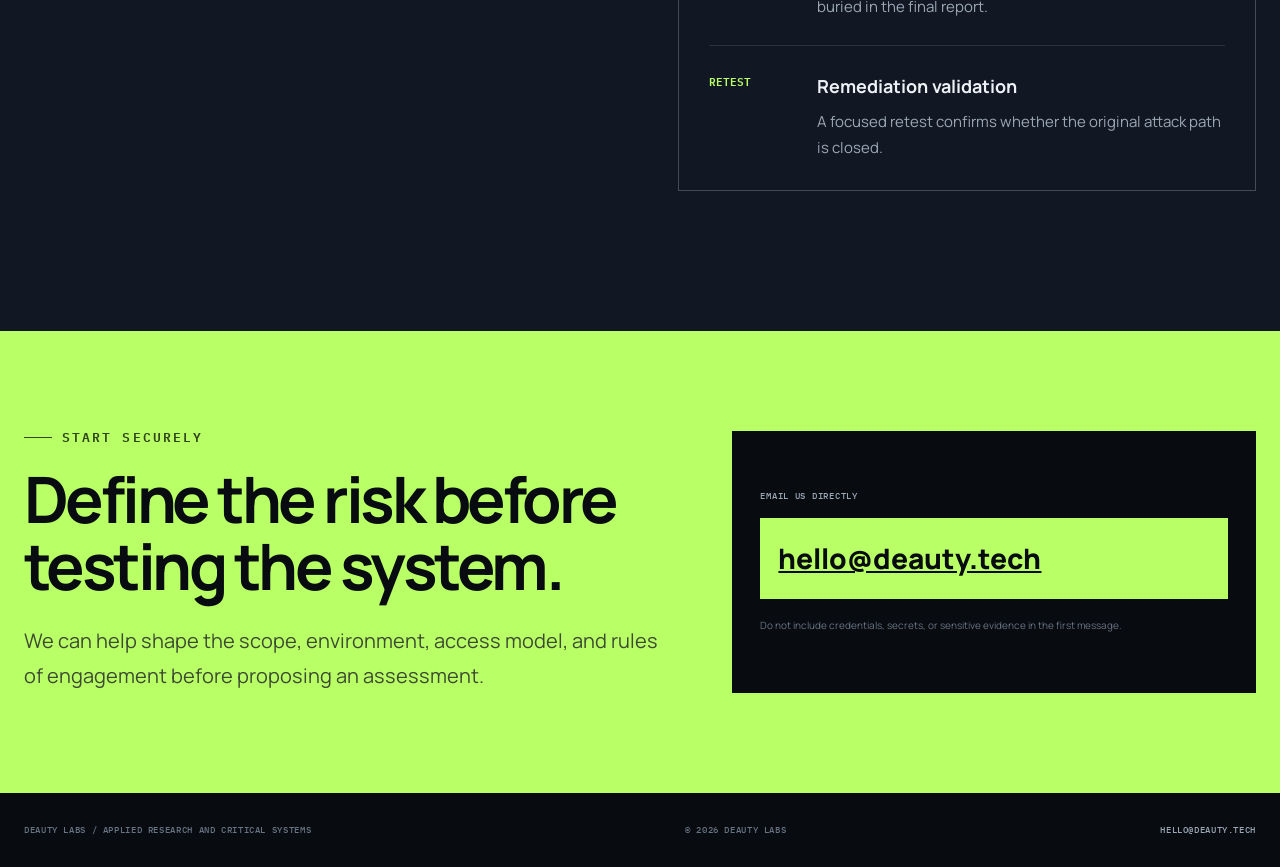
<file: security.html>
<!DOCTYPE html>
<html lang="en">
<head>
  <meta charset="UTF-8" />
  <meta name="viewport" content="width=device-width, initial-scale=1.0" />
  <title>Security - Deauty Labs</title>
  <meta name="description" content="Application security, penetration testing, API abuse testing, mobile assessment, and controlled security engineering by Deauty Labs." />
  <link rel="icon" href="assets/deauty-labs-mark.svg" type="image/svg+xml" />
  <link rel="preconnect" href="https://fonts.googleapis.com" />
  <link rel="preconnect" href="https://fonts.gstatic.com" crossorigin />
  <link href="https://fonts.googleapis.com/css2?family=IBM+Plex+Mono:wght@400;500;600&family=Manrope:wght@400;500;600;700;800&display=swap" rel="stylesheet" />
  <link rel="stylesheet" href="assets/style.css" />
</head>
<body class="lang-en">
  <nav>
    <div class="nav-inner">
      <a class="brand" href="index.html"><svg class="brand-symbol" viewBox="0 0 64 64" aria-hidden="true"><path d="M27 10H13V26M13 38V54H27" fill="none" stroke="#EDF1F5" stroke-width="6"/><path d="M34 10H42L54 22V42L42 54H34" fill="none" stroke="#B9FF66" stroke-width="6"/></svg>Deauty <span>Labs</span></a>
      <ul class="nav-links">
        <li><a href="practice.html"><span data-lang="en">Practice</span><span data-lang="es">Práctica</span></a></li>
        <li><a href="critical.html"><span data-lang="en">Critical Systems</span><span data-lang="es">Sistemas Críticos</span></a></li>
        <li><a href="cloud.html"><span data-lang="en">Cloud</span><span data-lang="es">Cloud</span></a></li>
        <li><a href="research.html"><span data-lang="en">Research</span><span data-lang="es">Research</span></a></li>
        <li><a href="about.html"><span data-lang="en">About</span><span data-lang="es">Nosotros</span></a></li>
        <li><a href="clients.html"><span data-lang="en">Clients</span><span data-lang="es">Clientes</span></a></li>
        <li><a href="security.html"><span data-lang="en">Security</span><span data-lang="es">Seguridad</span></a></li>
        <li><a href="media.html"><span data-lang="en">Media</span><span data-lang="es">Medios</span></a></li>
      </ul>
      <div class="nav-actions"><button id="nav-toggle" class="nav-toggle" type="button" aria-label="Menu" aria-expanded="false"><svg viewBox="0 0 24 24" fill="none" stroke="currentColor" stroke-width="2"><line x1="3" y1="6" x2="21" y2="6"/><line x1="3" y1="12" x2="21" y2="12"/><line x1="3" y1="18" x2="21" y2="18"/></svg></button><div id="lang-toggle"><button id="btn-en" class="active" onclick="setLang('en')">EN</button><button id="btn-es" onclick="setLang('es')">ES</button></div><a class="nav-cta" href="contact.html"><span data-lang="en">Bring us a hard problem</span><span data-lang="es">Traenos un problema difícil</span></a></div>
    </div>
  </nav>

  <div class="container page-nav"><a class="back-link" href="index.html">&larr; <span data-lang="en">Back to home</span><span data-lang="es">Volver al inicio</span></a></div>

  <main>
    <section class="security-hero">
      <div class="container security-hero-grid">
        <div>
          <div class="hero-kicker"><i class="pulse"></i><span data-lang="en">Offensive security / application assurance</span><span data-lang="es">Seguridad ofensiva / assurance de aplicaciones</span></div>
          <h1 class="section-title"><span data-lang="en">Security testing for systems that have to keep working.</span><span data-lang="es">Pruebas de seguridad para sistemas que tienen que seguir funcionando.</span></h1>
          <p class="section-lead"><span data-lang="en">We assess real attack paths across Web, Mobile, APIs, business logic, and the Cloud controls around them. Automated tools support the work; they do not replace manual validation or engineering judgment.</span><span data-lang="es">Evaluamos caminos de ataque reales en Web, Mobile, APIs, lógica de negocio y los controles Cloud que los rodean. Las herramientas automáticas apoyan el trabajo; no reemplazan la validación manual ni el criterio de ingeniería.</span></p>
        </div>
        <div class="security-console">
          <div class="case-head"><span>DEAUTY_LAB / SECURITY_SURFACE</span><span>MODE: GRAY_BOX</span></div>
          <div class="security-line"><b>WEB-01</b><span>AUTH · SESSION · INPUT · ACCESS</span><i>TEST</i></div>
          <div class="security-line"><b>MOB-02</b><span>STORAGE · TLS · DEEP LINKS · API</span><i>TEST</i></div>
          <div class="security-line"><b>API-03</b><span>BOLA · IDOR · REPLAY · LOGIC</span><i>TEST</i></div>
          <div class="security-line"><b>OPS-04</b><span>WAF · RATE LIMIT · CONCURRENCY</span><i>VERIFY</i></div>
          <div class="case-foot"><span>AUTHORIZED SCOPE ONLY</span><span class="case-status">MANUAL VALIDATION</span></div>
        </div>
      </div>
    </section>

    <section class="security-scope">
      <div class="container">
        <div class="section-head"><div class="eyebrow"><span data-lang="en">Assessment surface</span><span data-lang="es">Superficie de evaluación</span></div><h2 class="section-title"><span data-lang="en">From interface to invariant.</span><span data-lang="es">De la interfaz al invariante.</span></h2></div>
        <div class="scope-grid">
          <article><span class="scope-id">01 / WEB</span><h3><span data-lang="en">Web applications</span><span data-lang="es">Aplicaciones Web</span></h3><p><span data-lang="en">Authentication, authorization, sessions, access control, input handling, SSRF, information exposure, configuration, and business logic.</span><span data-lang="es">Autenticación, autorización, sesiones, control de acceso, validación de entradas, SSRF, exposición de información, configuración y lógica de negocio.</span></p></article>
          <article><span class="scope-id">02 / MOBILE</span><h3><span data-lang="en">Android and iOS</span><span data-lang="es">Android e iOS</span></h3><p><span data-lang="en">Local storage, embedded secrets, TLS behavior, deep links, request manipulation, backend communication, and authorization across roles.</span><span data-lang="es">Almacenamiento local, secretos embebidos, comportamiento TLS, deep links, manipulación de requests, comunicación con backend y autorización entre perfiles.</span></p></article>
          <article><span class="scope-id">03 / API</span><h3>APIs</h3><p><span data-lang="en">Endpoint coverage, BOLA/IDOR, object- and function-level access, parameter tampering, replay, integrity, and backend business logic.</span><span data-lang="es">Cobertura de endpoints, BOLA/IDOR, acceso a objetos y funciones, manipulación de parámetros, replay, integridad y lógica de negocio backend.</span></p></article>
          <article><span class="scope-id">04 / ABUSE</span><h3><span data-lang="en">Controls under pressure</span><span data-lang="es">Controles bajo presión</span></h3><p><span data-lang="en">Rate limiting and throttling across WAF, gateway, and application layers; burst behavior, bypass paths, race conditions, atomicity, and idempotency.</span><span data-lang="es">Rate limiting y throttling en WAF, gateway y aplicación; bursts, caminos de bypass, race conditions, atomicidad e idempotencia.</span></p></article>
        </div>
      </div>
    </section>

    <section class="security-method-section">
      <div class="container security-method-grid">
        <div><div class="eyebrow"><span data-lang="en">Method</span><span data-lang="es">Método</span></div><h2 class="section-title"><span data-lang="en">Controlled, manual, reproducible.</span><span data-lang="es">Controlado, manual, reproducible.</span></h2><p class="section-lead"><span data-lang="en">The objective is not to produce a long scanner export. It is to determine whether a weakness is real, what it permits, and what should be fixed first.</span><span data-lang="es">El objetivo no es producir una exportación larga de un scanner. Es determinar si una debilidad es real, qué permite y qué debe corregirse primero.</span></p></div>
        <ol class="method-list">
          <li><b>01</b><div><strong><span data-lang="en">Scope and rules</span><span data-lang="es">Alcance y reglas</span></strong><span data-lang="en">Authorized systems, accounts, windows, escalation contacts, and explicit stop conditions.</span><span data-lang="es">Sistemas autorizados, cuentas, ventanas, contactos de escalamiento y condiciones explícitas de interrupción.</span></div></li>
          <li><b>02</b><div><strong><span data-lang="en">Discovery and modeling</span><span data-lang="es">Descubrimiento y modelado</span></strong><span data-lang="en">Flows, trust boundaries, roles, assets, endpoints, and operations where failure matters.</span><span data-lang="es">Flujos, límites de confianza, perfiles, activos, endpoints y operaciones donde una falla importa.</span></div></li>
          <li><b>03</b><div><strong><span data-lang="en">Controlled exploitation</span><span data-lang="es">Explotación controlada</span></strong><span data-lang="en">Manual confirmation with the minimum impact needed to establish risk.</span><span data-lang="es">Confirmación manual con el impacto mínimo necesario para establecer el riesgo.</span></div></li>
          <li><b>04</b><div><strong><span data-lang="en">Remediation and retest</span><span data-lang="es">Remediación y retest</span></strong><span data-lang="en">Prioritized fixes, reproducible evidence, engineering guidance, and validation of corrected findings.</span><span data-lang="es">Correcciones priorizadas, evidencia reproducible, guía de ingeniería y validación de hallazgos corregidos.</span></div></li>
        </ol>
      </div>
    </section>

    <section class="security-deliverables">
      <div class="container deliverables-grid">
        <div><div class="eyebrow"><span data-lang="en">Deliverables</span><span data-lang="es">Entregables</span></div><h2 class="section-title"><span data-lang="en">Useful to decision-makers and engineers.</span><span data-lang="es">Útiles para quienes deciden y quienes corrigen.</span></h2></div>
        <div class="deliverable-board">
          <div><b>EXEC</b><span><strong><span data-lang="en">Executive summary</span><span data-lang="es">Resumen ejecutivo</span></strong><small><span data-lang="en">Risk, impact, and ordered decisions.</span><span data-lang="es">Riesgo, impacto y decisiones ordenadas.</span></small></span></div>
          <div><b>TECH</b><span><strong><span data-lang="en">Technical findings</span><span data-lang="es">Hallazgos técnicos</span></strong><small><span data-lang="en">Severity, evidence, reproduction, and concrete remediation.</span><span data-lang="es">Severidad, evidencia, reproducción y remediación concreta.</span></small></span></div>
          <div><b>LIVE</b><span><strong><span data-lang="en">Critical communication</span><span data-lang="es">Comunicación crítica</span></strong><small><span data-lang="en">High-impact findings are raised during execution, not buried in the final report.</span><span data-lang="es">Los hallazgos de alto impacto se comunican durante la ejecución, no quedan enterrados en el informe final.</span></small></span></div>
          <div><b>RETEST</b><span><strong><span data-lang="en">Remediation validation</span><span data-lang="es">Validación de remediaciones</span></strong><small><span data-lang="en">A focused retest confirms whether the original attack path is closed.</span><span data-lang="es">Un retest enfocado confirma si el camino de ataque original quedó cerrado.</span></small></span></div>
        </div>
      </div>
    </section>

    <section id="contact"><div class="container contact-grid"><div><div class="eyebrow"><span data-lang="en">Start securely</span><span data-lang="es">Empezar de forma segura</span></div><h2 class="section-title"><span data-lang="en">Define the risk before testing the system.</span><span data-lang="es">Definamos el riesgo antes de probar el sistema.</span></h2><p class="section-lead"><span data-lang="en">We can help shape the scope, environment, access model, and rules of engagement before proposing an assessment.</span><span data-lang="es">Podemos ayudar a definir alcance, ambiente, modelo de acceso y reglas de ejecución antes de proponer una evaluación.</span></p></div><div class="contact-email"><span class="contact-email-label"><span data-lang="en">Email us directly</span><span data-lang="es">Escribinos directamente</span></span><a class="contact-email-link" href="mailto:hello@deauty.tech">hello@deauty.tech</a><p class="contact-email-note"><span data-lang="en">Do not include credentials, secrets, or sensitive evidence in the first message.</span><span data-lang="es">No incluyas credenciales, secretos ni evidencia sensible en el primer mensaje.</span></p></div></div></section>
  </main>

  <footer><div class="container footer-inner"><span>Deauty Labs / Applied Research and Critical Systems</span><span>© 2026 Deauty Labs</span><a href="mailto:hello@deauty.tech">hello@deauty.tech</a></div></footer>
  <script src="assets/main.js"></script>
</body>
</html>
</file>
<file: assets/style.css>
*, *::before, *::after { box-sizing: border-box; margin: 0; padding: 0; }

:root {
  --ink: #080b10;
  --ink-soft: #0d121a;
  --panel: #111823;
  --panel-2: #151e2b;
  --line: rgba(255,255,255,.11);
  --line-strong: rgba(255,255,255,.22);
  --paper: #edf1f5;
  --muted: #9ca7b5;
  --dim: #697483;
  --signal: #b9ff66;
  --signal-soft: rgba(185,255,102,.12);
  --cyan: #6de2ff;
  --orange: #ffb86b;
  --max: 1480px;
}

html { scroll-behavior: smooth; }
body {
  background: var(--ink);
  color: var(--paper);
  font-family: "Manrope", sans-serif;
  line-height: 1.6;
  overflow-x: hidden;
}
body::before {
  content: "";
  position: fixed;
  inset: 0;
  pointer-events: none;
  opacity: .15;
  background-image:
    linear-gradient(rgba(255,255,255,.035) 1px, transparent 1px),
    linear-gradient(90deg, rgba(255,255,255,.035) 1px, transparent 1px);
  background-size: 44px 44px;
  mask-image: linear-gradient(to bottom, black, transparent 85%);
  z-index: -1;
}

a { color: inherit; }
button, input, textarea { font: inherit; }
.container { width: min(calc(100% - 48px), var(--max)); margin: 0 auto; }
.mono { font-family: "IBM Plex Mono", monospace; }
.signal { color: var(--signal); }
.muted { color: var(--muted); }
section { padding: 140px 0; scroll-margin-top: 76px; }

[data-lang] { display: none; }
body.lang-en [data-lang="en"] { display: revert; }
body.lang-es [data-lang="es"] { display: revert; }
span[data-lang] { display: none; }
body.lang-en span[data-lang="en"] { display: inline; }
body.lang-es span[data-lang="es"] { display: inline; }

.eyebrow {
  display: flex;
  align-items: center;
  gap: 10px;
  color: var(--signal);
  font: 600 13px/1 "IBM Plex Mono", monospace;
  letter-spacing: .16em;
  text-transform: uppercase;
  margin-bottom: 22px;
}
.eyebrow::before {
  content: "";
  width: 28px;
  height: 1px;
  background: var(--signal);
}
.section-title {
  max-width: 1050px;
  font-size: clamp(40px, 5vw, 78px);
  line-height: 1.04;
  letter-spacing: -.055em;
  font-weight: 700;
}
.section-lead {
  max-width: 780px;
  margin-top: 24px;
  color: var(--muted);
  font-size: 20px;
  line-height: 1.75;
}
.section-head { margin-bottom: 64px; }

nav {
  position: sticky;
  top: 0;
  z-index: 50;
  height: 76px;
  border-bottom: 1px solid var(--line);
  background: rgba(8,11,16,.84);
  backdrop-filter: blur(18px);
}
.nav-inner {
  width: min(calc(100% - 48px), var(--max));
  height: 100%;
  margin: 0 auto;
  display: flex;
  align-items: center;
  justify-content: space-between;
  gap: 24px;
}
.brand {
  display: flex;
  align-items: center;
  gap: 12px;
  text-decoration: none;
  font-size: 17px;
  font-weight: 800;
  letter-spacing: -.03em;
  white-space: nowrap;
}
.brand-symbol { width: 32px; height: 32px; flex: 0 0 auto; }
.brand span { color: var(--signal); }
.nav-links { display: flex; list-style: none; gap: 18px; }
.nav-links a {
  color: var(--muted);
  text-decoration: none;
  font-size: 14px;
  font-weight: 600;
  transition: color .2s;
}
.nav-links a:hover, .nav-links a.active { color: var(--paper); }
.nav-actions { display: flex; align-items: center; gap: 12px; }
.nav-toggle {
  display: none;
  border: 1px solid var(--line-strong);
  background: transparent;
  color: var(--paper);
  width: 38px;
  height: 38px;
  align-items: center;
  justify-content: center;
  cursor: pointer;
}
.nav-toggle svg { width: 18px; height: 18px; }
#lang-toggle {
  display: flex;
  border: 1px solid var(--line);
  padding: 3px;
}
#lang-toggle button {
  border: 0;
  color: var(--dim);
  background: transparent;
  padding: 5px 9px;
  font: 600 10px/1 "IBM Plex Mono", monospace;
  cursor: pointer;
}
#lang-toggle button.active { color: var(--ink); background: var(--signal); }
.nav-cta {
  border: 1px solid var(--line-strong);
  background: transparent;
  color: var(--paper);
  text-decoration: none;
  padding: 10px 15px;
  font-size: 12px;
  font-weight: 700;
  transition: border-color .2s, color .2s;
  white-space: nowrap;
}
.nav-cta:hover { border-color: var(--signal); color: var(--signal); }

.page-nav { padding: 34px 0 0; }
.back-link {
  display: inline-flex;
  align-items: center;
  gap: 8px;
  color: var(--muted);
  text-decoration: none;
  font: 600 11px/1 "IBM Plex Mono", monospace;
  letter-spacing: .08em;
  text-transform: uppercase;
  transition: color .2s;
}
.back-link:hover { color: var(--signal); }

#hero {
  min-height: calc(100vh - 76px);
  padding: 92px 0 60px;
  display: flex;
  align-items: center;
  border-bottom: 1px solid var(--line);
  position: relative;
}
#hero::after {
  content: "";
  position: absolute;
  width: 520px;
  height: 520px;
  right: -240px;
  top: -120px;
  border-radius: 50%;
  background: var(--signal);
  filter: blur(170px);
  opacity: .08;
  pointer-events: none;
}
.hero-grid {
  display: grid;
  grid-template-columns: 1fr 1fr;
  gap: 96px;
  align-items: center;
}
.hero-kicker {
  display: inline-flex;
  align-items: center;
  gap: 10px;
  border: 1px solid rgba(185,255,102,.28);
  color: var(--signal);
  background: var(--signal-soft);
  padding: 7px 11px;
  font: 600 10px/1 "IBM Plex Mono", monospace;
  letter-spacing: .11em;
  text-transform: uppercase;
  margin-bottom: 28px;
}
.pulse {
  width: 6px;
  height: 6px;
  border-radius: 50%;
  background: var(--signal);
  box-shadow: 0 0 0 0 rgba(185,255,102,.5);
  animation: pulse 2s infinite;
}
@keyframes pulse {
  70% { box-shadow: 0 0 0 9px rgba(185,255,102,0); }
  100% { box-shadow: 0 0 0 0 rgba(185,255,102,0); }
}
.hero-title {
  font-size: clamp(58px, 6.4vw, 110px);
  line-height: .98;
  letter-spacing: -.07em;
  font-weight: 700;
  max-width: 780px;
}
.hero-title em {
  color: var(--signal);
  font-style: normal;
}
.hero-sub {
  max-width: 760px;
  margin-top: 28px;
  color: var(--muted);
  font-size: 20px;
  line-height: 1.8;
}
.hero-actions { display: flex; flex-wrap: wrap; gap: 12px; margin-top: 38px; }
.btn {
  display: inline-flex;
  justify-content: center;
  align-items: center;
  min-height: 48px;
  padding: 0 20px;
  text-decoration: none;
  font-size: 13px;
  font-weight: 800;
  transition: transform .2s, background .2s, color .2s, border-color .2s;
}
.btn:hover { transform: translateY(-2px); }
.btn-primary { background: var(--signal); color: var(--ink); border: 1px solid var(--signal); }
.btn-secondary { border: 1px solid var(--line-strong); color: var(--paper); }
.btn-secondary:hover { border-color: var(--signal); color: var(--signal); }

.hero-system {
  min-height: 650px;
  border: 1px solid var(--line-strong);
  background: radial-gradient(circle at 50% 48%, rgba(185,255,102,.09), transparent 38%), var(--panel);
  padding: 28px;
  position: relative;
  overflow: hidden;
  transition: border-color .35s ease, box-shadow .35s ease;
}
.hero-system:hover { border-color: rgba(185,255,102,.48); box-shadow: 0 28px 90px rgba(0,0,0,.28), 0 0 70px rgba(185,255,102,.05); }
.hero-system-head,
.hero-system-foot {
  display: flex;
  justify-content: space-between;
  gap: 18px;
  color: var(--dim);
  font: 600 11px/1.4 "IBM Plex Mono", monospace;
  text-transform: uppercase;
  letter-spacing: .1em;
}
.hero-system-head { padding-bottom: 22px; border-bottom: 1px solid var(--line); }
.hero-system-head span:last-child { color: var(--signal); }
.hero-system-foot { padding-top: 20px; border-top: 1px solid var(--line); color: var(--signal); }
.system-orbit { position: relative; height: 510px; }
.orbit-ring { position: absolute; left: 50%; top: 50%; border-radius: 50%; transform: translate(-50%, -50%); }
.orbit-ring-outer { width: 420px; height: 420px; border: 1px dashed rgba(185,255,102,.35); animation: orbit-spin 28s linear infinite; }
.orbit-ring-inner { width: 265px; height: 265px; border: 1px solid rgba(109,226,255,.22); box-shadow: 0 0 50px rgba(109,226,255,.05); animation: orbit-breathe 4s ease-in-out infinite; }
.orbit-scan { position: absolute; left: 50%; top: 50%; width: 1px; height: 205px; transform-origin: 50% 0; background: linear-gradient(var(--signal), transparent); animation: orbit-scan 7s linear infinite; }
.orbit-core { position: absolute; left: 50%; top: 50%; width: 190px; height: 190px; transform: translate(-50%, -50%); border: 1px solid var(--signal); background: rgba(8,11,16,.9); display: grid; place-content: center; text-align: center; box-shadow: 0 0 0 14px rgba(185,255,102,.035), 0 0 70px rgba(185,255,102,.09); animation: core-enter .9s cubic-bezier(.2,.8,.2,1) both; transition: transform .35s ease, box-shadow .35s ease; }
.orbit-core small { color: var(--dim); font: 600 10px/1 "IBM Plex Mono", monospace; letter-spacing: .12em; }
.orbit-core strong { margin-top: 16px; color: var(--paper); font-size: 19px; line-height: 1.25; letter-spacing: -.02em; }
.orbit-core span { margin-top: 15px; color: var(--signal); font: 600 10px/1 "IBM Plex Mono", monospace; letter-spacing: .1em; }
.system-node { position: absolute; z-index: 2; width: 225px; padding: 16px 18px; border: 1px solid var(--line-strong); background: rgba(8,11,16,.92); box-shadow: 0 12px 35px rgba(0,0,0,.2); animation: node-enter .7s cubic-bezier(.2,.8,.2,1) both; transition: transform .25s ease, border-color .25s ease, background .25s ease, box-shadow .25s ease; }
.system-node:hover { transform: translateY(-7px) scale(1.025); border-color: var(--signal); background: rgba(17,24,35,.98); box-shadow: 0 18px 45px rgba(0,0,0,.35), 0 0 24px rgba(185,255,102,.08); }
.system-node b { display: block; color: var(--signal); font: 600 11px/1 "IBM Plex Mono", monospace; }
.system-node > span[data-lang] { display: none; margin-top: 9px; color: var(--paper); font-size: 14px; line-height: 1.35; font-weight: 700; }
body.lang-en .system-node > span[data-lang="en"],
body.lang-es .system-node > span[data-lang="es"] { display: block; }
.system-node i { display: block; margin-top: 10px; color: var(--cyan); font: 600 9px/1 "IBM Plex Mono", monospace; font-style: normal; letter-spacing: .08em; }
.node-r { left: 0; top: 54px; }
.node-e { right: 0; top: 54px; animation-delay: .1s; }
.node-v { left: 0; bottom: 48px; animation-delay: .2s; }
.node-p { right: 0; bottom: 48px; animation-delay: .3s; }
.hero-system:hover .orbit-ring-outer { animation-duration: 12s; border-color: rgba(185,255,102,.58); }
.hero-system:hover .orbit-core { transform: translate(-50%, -50%) scale(1.045); box-shadow: 0 0 0 18px rgba(185,255,102,.05), 0 0 95px rgba(185,255,102,.16); }
@keyframes orbit-spin { to { transform: translate(-50%, -50%) rotate(360deg); } }
@keyframes orbit-scan { to { transform: rotate(360deg); } }
@keyframes orbit-breathe { 50% { opacity: .55; box-shadow: 0 0 85px rgba(109,226,255,.12); } }
@keyframes node-enter { from { opacity: 0; transform: translateY(18px); } to { opacity: 1; transform: translateY(0); } }
@keyframes core-enter { from { opacity: 0; transform: translate(-50%, -50%) scale(.84); } to { opacity: 1; transform: translate(-50%, -50%) scale(1); } }
@media (prefers-reduced-motion: reduce) {
  .orbit-ring-outer, .orbit-ring-inner, .orbit-scan, .orbit-core, .system-node { animation: none; }
}

.signals {
  border-bottom: 1px solid var(--line);
  background: var(--ink-soft);
}
.signals-grid {
  display: grid;
  grid-template-columns: repeat(4, 1fr);
}
.signal-item {
  min-height: 92px;
  padding: 22px;
  border-left: 1px solid var(--line);
  display: flex;
  align-items: center;
  gap: 13px;
  color: var(--muted);
  font: 500 11px/1.5 "IBM Plex Mono", monospace;
  text-transform: uppercase;
  letter-spacing: .08em;
}
.signal-item:last-child { border-right: 1px solid var(--line); }
.signal-num { color: var(--signal); }

.thesis-grid {
  display: grid;
  grid-template-columns: .72fr 1.28fr;
  gap: 80px;
  align-items: start;
}
.thesis-label {
  color: var(--dim);
  font: 500 11px/1.8 "IBM Plex Mono", monospace;
  text-transform: uppercase;
  letter-spacing: .12em;
  position: sticky;
  top: 110px;
}
.thesis-copy {
  font-size: clamp(32px, 4.5vw, 58px);
  line-height: 1.12;
  letter-spacing: -.05em;
  font-weight: 600;
}
.thesis-copy span { color: var(--muted); }
.thesis-note {
  margin-top: 40px;
  padding-left: 20px;
  border-left: 1px solid var(--signal);
  color: var(--muted);
  max-width: 650px;
  font-size: 15px;
  line-height: 1.8;
}

#practice { background: var(--ink-soft); }
.practice-grid {
  display: grid;
  grid-template-columns: repeat(2, 1fr);
  border-top: 1px solid var(--line);
  border-left: 1px solid var(--line);
}
.practice-item {
  min-height: 340px;
  padding: 34px;
  border-right: 1px solid var(--line);
  border-bottom: 1px solid var(--line);
  position: relative;
  overflow: hidden;
  transition: background .25s;
}
.practice-item:hover { background: var(--panel); }
.practice-index {
  color: var(--signal);
  font: 600 11px/1 "IBM Plex Mono", monospace;
  letter-spacing: .1em;
}
.practice-item h3 {
  margin-top: 70px;
  font-size: clamp(27px, 3vw, 40px);
  line-height: 1.05;
  letter-spacing: -.045em;
}
.practice-item p {
  max-width: 470px;
  margin-top: 18px;
  color: var(--muted);
  font-size: 14px;
  line-height: 1.75;
}
.practice-tags { display: flex; flex-wrap: wrap; gap: 7px; margin-top: 28px; }
.tag {
  border: 1px solid var(--line);
  padding: 6px 8px;
  color: var(--dim);
  font: 500 9px/1 "IBM Plex Mono", monospace;
  text-transform: uppercase;
  letter-spacing: .08em;
}

.critical-grid {
  display: grid;
  grid-template-columns: .9fr 1.1fr;
  gap: 74px;
  align-items: start;
}
.critical-copy .section-title { font-size: clamp(40px, 5vw, 68px); }
.critical-list {
  margin-top: 42px;
  list-style: none;
  border-top: 1px solid var(--line);
}
.critical-list li {
  display: grid;
  grid-template-columns: 34px 1fr;
  gap: 14px;
  padding: 18px 0;
  border-bottom: 1px solid var(--line);
  color: var(--muted);
  font-size: 14px;
}
.critical-list strong { color: var(--paper); display: block; margin-bottom: 3px; }
.critical-list b { color: var(--signal); font: 500 10px/1.6 "IBM Plex Mono", monospace; }
.assurance-board {
  border: 1px solid var(--line-strong);
  background: var(--panel);
  padding: 22px;
}
.board-title {
  display: flex;
  justify-content: space-between;
  gap: 20px;
  padding-bottom: 18px;
  border-bottom: 1px solid var(--line);
  color: var(--muted);
  font: 500 10px/1.4 "IBM Plex Mono", monospace;
  text-transform: uppercase;
  letter-spacing: .08em;
}
.assurance-row {
  display: grid;
  grid-template-columns: 130px 1fr 55px;
  gap: 16px;
  align-items: center;
  padding: 20px 0;
  border-bottom: 1px solid var(--line);
  font: 500 11px/1.3 "IBM Plex Mono", monospace;
}
.assurance-row:last-child { border-bottom: 0; }
.assurance-name { color: var(--paper); }
.assurance-track { height: 4px; background: rgba(255,255,255,.07); overflow: hidden; }
.assurance-track i { display: block; height: 100%; background: var(--signal); }
.assurance-state { color: var(--signal); text-align: right; font-size: 9px; }
.boundary {
  margin-top: 18px;
  border: 1px solid rgba(255,184,107,.25);
  background: rgba(255,184,107,.05);
  padding: 17px;
  color: var(--muted);
  font-size: 12px;
  line-height: 1.7;
}
.boundary a { color: var(--signal); text-decoration: none; white-space: nowrap; }

.resilience-loop { border: 1px solid var(--line-strong); background: var(--panel); padding: 22px; }
.loop-stage { position: relative; display: grid; grid-template-columns: 38px 1fr; gap: 14px; padding: 16px 0; border-bottom: 1px solid var(--line); }
.loop-stage:not(:nth-last-child(2))::after { content: "↓"; position: absolute; left: 12px; bottom: -10px; z-index: 1; padding: 0 3px; color: var(--signal); background: var(--panel); font: 500 11px/18px "IBM Plex Mono", monospace; }
.loop-stage b { color: var(--signal); font: 600 10px/1.6 "IBM Plex Mono", monospace; }
.loop-stage strong { display: block; font-size: 14px; }
.loop-stage small { display: block; margin-top: 4px; color: var(--muted); font-size: 10px; }
.loop-foot { display: flex; justify-content: space-between; gap: 16px; padding: 14px 0 0; color: var(--signal); font: 500 8px/1.5 "IBM Plex Mono", monospace; letter-spacing: .07em; }
.boundary strong { color: var(--orange); }

#research { background: var(--paper); color: var(--ink); }
#research .eyebrow { color: #47651e; }
#research .eyebrow::before { background: #47651e; }
#research .section-lead { color: #53606d; }
.research-flow {
  display: grid;
  grid-template-columns: repeat(4, 1fr);
  margin-top: 62px;
  border-top: 1px solid #bdc5cc;
  border-left: 1px solid #bdc5cc;
}
.research-step {
  min-height: 225px;
  padding: 25px;
  border-right: 1px solid #bdc5cc;
  border-bottom: 1px solid #bdc5cc;
}
.research-step b {
  color: #47651e;
  font: 600 10px/1 "IBM Plex Mono", monospace;
}
.research-step h3 { margin-top: 60px; font-size: 20px; letter-spacing: -.03em; }
.research-step p { margin-top: 10px; color: #64707c; font-size: 12px; line-height: 1.65; }
.directions {
  display: grid;
  grid-template-columns: 1fr 1fr 1fr;
  gap: 18px;
  margin-top: 70px;
}
.direction {
  background: #e3e8ec;
  padding: 24px;
  min-height: 220px;
  position: relative;
}
.direction::before {
  content: "";
  position: absolute;
  top: 0;
  left: 0;
  right: 0;
  height: 3px;
  background: #7ca83a;
  transform: scaleX(.18);
  transform-origin: left;
  transition: transform .3s;
}
.direction:hover::before { transform: scaleX(1); }
.direction small {
  color: #71808d;
  font: 500 9px/1 "IBM Plex Mono", monospace;
  text-transform: uppercase;
  letter-spacing: .08em;
}
.direction h3 { margin-top: 50px; font-size: 21px; line-height: 1.2; letter-spacing: -.03em; }
.direction p { margin-top: 12px; color: #64707c; font-size: 12px; line-height: 1.7; }

.about-grid {
  display: grid;
  grid-template-columns: 1.1fr .9fr;
  gap: 74px;
  align-items: start;
}
.about-copy .section-title { font-size: clamp(38px, 5vw, 64px); }
.about-photo {
  width: 180px;
  height: 180px;
  border: 2px dashed var(--signal);
  border-radius: 30px;
  background: var(--panel) center/cover no-repeat;
  box-shadow: 0 0 0 7px var(--signal-soft), 0 22px 50px rgba(0,0,0,.32);
  margin: 7px 0 34px 7px;
}
.book-cover {
  width: 100%;
  max-width: 160px;
  aspect-ratio: 2 / 3;
  border: 1px solid var(--line-strong);
  background: var(--panel-2) center/cover no-repeat;
  margin-bottom: 16px;
}
.about-bio {
  margin-top: 28px;
  color: var(--muted);
  max-width: 620px;
  font-size: 15px;
  line-height: 1.85;
}
.about-subhead {
  margin-top: 42px;
  color: var(--signal);
  font: 600 9px/1 "IBM Plex Mono", monospace;
  letter-spacing: .12em;
  text-transform: uppercase;
}
.about-timeline {
  margin-top: 14px;
  list-style: none;
  border-top: 1px solid var(--line);
}
.about-timeline li {
  display: grid;
  grid-template-columns: 34px 1fr;
  gap: 14px;
  padding: 18px 0;
  border-bottom: 1px solid var(--line);
  color: var(--muted);
  font-size: 13px;
  line-height: 1.6;
}
.about-timeline b { color: var(--signal); font: 500 10px/1.6 "IBM Plex Mono", monospace; }
.about-timeline strong { color: var(--paper); display: block; margin-top: 2px; margin-bottom: 4px; font-size: 14px; }
.about-timeline .about-date {
  display: block;
  color: var(--dim);
  font: 500 10px/1.6 "IBM Plex Mono", monospace;
  text-transform: uppercase;
  letter-spacing: .06em;
}
.talks-board {
  border: 1px solid var(--line-strong);
  background: var(--panel);
  padding: 22px;
}
.talk-row {
  display: grid;
  grid-template-columns: 96px 1fr 76px;
  gap: 14px;
  align-items: center;
  padding: 16px 0;
  border-bottom: 1px solid var(--line);
}
.talk-row:last-child { border-bottom: 0; }
.talk-event {
  color: var(--paper);
  font: 600 10px/1.4 "IBM Plex Mono", monospace;
  text-transform: uppercase;
  letter-spacing: .05em;
}
.talk-title { color: var(--muted); font-size: 12.5px; line-height: 1.5; }
.talk-status {
  text-align: right;
  font: 600 9px/1 "IBM Plex Mono", monospace;
  text-transform: uppercase;
  letter-spacing: .06em;
}
.talk-status.past { color: var(--dim); }
.talk-status.upcoming { color: var(--cyan); }
.book-card {
  margin-top: 18px;
  border: 1px solid rgba(185,255,102,.28);
  background: var(--signal-soft);
  padding: 22px;
}
.book-card .tag { border-color: rgba(185,255,102,.35); color: var(--signal); margin-bottom: 14px; display: inline-block; }
.book-card h4 { font-size: 20px; letter-spacing: -.03em; color: var(--paper); }
.book-card p { margin-top: 10px; color: var(--muted); font-size: 12.5px; line-height: 1.7; }

.media-intro { max-width: 860px; }
.media-grid { display: grid; grid-template-columns: repeat(3, 1fr); gap: 20px; }
.media-card { display: flex; min-width: 0; flex-direction: column; border: 1px solid var(--line); background: var(--panel); color: inherit; text-decoration: none; transition: border-color .2s, transform .2s; }
.media-card:hover { border-color: var(--signal); transform: translateY(-3px); }
.media-card-featured { grid-column: 1 / -1; display: grid; grid-template-columns: 1.25fr .75fr; }
.media-thumb { position: relative; aspect-ratio: 16 / 9; overflow: hidden; background: var(--ink-soft); }
.media-card-featured .media-thumb { aspect-ratio: auto; min-height: 390px; }
.media-thumb::after { content: ""; position: absolute; inset: 0; background: linear-gradient(to top, rgba(8,11,16,.75), transparent 55%); }
.media-thumb img { width: 100%; height: 100%; object-fit: cover; display: block; filter: saturate(.72) contrast(1.05); transition: transform .35s, filter .35s; }
.media-card:hover img { transform: scale(1.025); filter: saturate(1) contrast(1.05); }
.media-play { position: absolute; z-index: 1; left: 20px; bottom: 18px; display: grid; place-items: center; width: 46px; height: 46px; border: 1px solid var(--signal); border-radius: 50%; color: var(--signal); background: rgba(8,11,16,.78); font-size: 13px; padding-left: 2px; }
.media-duration { position: absolute; z-index: 1; right: 16px; bottom: 18px; color: var(--paper); font: 600 8px/1 "IBM Plex Mono", monospace; letter-spacing: .08em; }
.media-copy { display: flex; flex: 1; flex-direction: column; padding: 24px; }
.media-meta { color: var(--signal); font: 600 8px/1.4 "IBM Plex Mono", monospace; letter-spacing: .08em; }
.media-copy h2 { margin-top: 42px; font-size: 23px; line-height: 1.15; letter-spacing: -.035em; }
.media-card-featured .media-copy h2 { font-size: 32px; }
.media-copy p { margin-top: 14px; color: var(--muted); font-size: 12px; line-height: 1.7; }
.media-copy > strong { margin-top: auto; padding-top: 28px; color: var(--paper); font: 600 9px/1 "IBM Plex Mono", monospace; text-transform: uppercase; letter-spacing: .07em; }

.cloud-control-board { border: 1px solid var(--line-strong); background: var(--panel); padding: 22px; }
.control-row { display: grid; grid-template-columns: 90px 1fr auto; gap: 18px; align-items: center; padding: 16px 0; border-bottom: 1px solid var(--line); font: 500 9px/1.5 "IBM Plex Mono", monospace; }
.control-row:last-child { border-bottom: 0; }
.control-row b { color: var(--paper); }
.control-row span { color: var(--dim); }
.control-row i { color: var(--signal); font-style: normal; }
/* Clients */
.trust-hero { padding-top: 78px; }
.trust-hero-grid,
.security-hero-grid,
.proof-grid,
.security-method-grid,
.deliverables-grid {
  display: grid;
  grid-template-columns: 1fr 1fr;
  gap: 74px;
  align-items: start;
}
.trust-statement {
  padding: 28px 0 0 30px;
  border-left: 1px solid var(--signal);
  color: var(--muted);
  font-size: 16px;
  line-height: 1.85;
}
.trust-statement p + p { margin-top: 24px; }
.proof-section { background: var(--ink-soft); border-top: 1px solid var(--line); border-bottom: 1px solid var(--line); }
.proof-list { margin-top: 40px; border-top: 1px solid var(--line); }
.proof-list > span { display: flex; gap: 18px; padding: 15px 0; border-bottom: 1px solid var(--line); color: var(--muted); font-size: 13px; }
.proof-list b { color: var(--signal); font: 500 10px/1.8 "IBM Plex Mono", monospace; }
.redacted-case,
.security-console { border: 1px solid var(--line-strong); background: var(--panel); padding: 22px; }
.case-head,
.case-foot { display: flex; justify-content: space-between; gap: 20px; padding: 0 0 18px; color: var(--dim); font: 500 8px/1.5 "IBM Plex Mono", monospace; letter-spacing: .08em; }
.case-head { border-bottom: 1px solid var(--line); }
.case-foot { border-top: 1px solid var(--line); padding: 14px 0 0; }
.case-status { color: var(--signal); }
.case-row { display: grid; grid-template-columns: 88px 1fr; gap: 18px; padding: 16px 0; border-bottom: 1px solid var(--line); font: 500 9px/1.5 "IBM Plex Mono", monospace; }
.case-row > span { color: var(--dim); }
.case-row strong { color: var(--paper); font-size: 10px; letter-spacing: .06em; }
.redaction { position: relative; width: max-content; color: transparent !important; }
.redaction::after { content: "████████████"; position: absolute; inset: 0; color: var(--paper); letter-spacing: 0; }
.case-findings { padding: 28px 0; }
.case-findings small { color: var(--signal); font: 600 9px/1 "IBM Plex Mono", monospace; letter-spacing: .1em; }
.case-findings p { margin-top: 14px; color: var(--muted); font-size: 12px; line-height: 1.75; }
.trust-principles { padding-top: 100px; }
.principle-grid { display: grid; grid-template-columns: repeat(3, 1fr); border: 1px solid var(--line); }
.principle-grid article { min-height: 270px; padding: 28px; border-right: 1px solid var(--line); }
.principle-grid article:last-child { border-right: 0; }
.principle-grid b,
.scope-id { color: var(--signal); font: 600 10px/1 "IBM Plex Mono", monospace; letter-spacing: .08em; }
.principle-grid h3 { margin-top: 72px; font-size: 21px; letter-spacing: -.03em; }
.principle-grid p { margin-top: 13px; color: var(--muted); font-size: 12px; line-height: 1.75; }

/* Security */
.security-hero { padding-top: 78px; }
.security-hero .section-title { font-size: clamp(44px, 5.4vw, 72px); }
.security-console { align-self: end; }
.security-line { display: grid; grid-template-columns: 70px 1fr auto; gap: 16px; align-items: center; padding: 16px 0; border-bottom: 1px solid var(--line); font: 500 9px/1.5 "IBM Plex Mono", monospace; }
.security-console .case-foot { border-top: 0; }
.security-line b { color: var(--signal); }
.security-line span { color: var(--muted); }
.security-line i { color: var(--cyan); font-style: normal; }
.security-scope { background: var(--ink-soft); border-top: 1px solid var(--line); border-bottom: 1px solid var(--line); }
.scope-grid { display: grid; grid-template-columns: repeat(2, 1fr); border: 1px solid var(--line); }
.scope-grid article { min-height: 260px; padding: 28px; border-right: 1px solid var(--line); border-bottom: 1px solid var(--line); }
.scope-grid article:nth-child(2n) { border-right: 0; }
.scope-grid article:nth-last-child(-n+2) { border-bottom: 0; }
.scope-grid h3 { margin-top: 60px; font-size: 25px; letter-spacing: -.04em; }
.scope-grid p { margin-top: 15px; color: var(--muted); font-size: 12.5px; line-height: 1.75; }
.method-list { list-style: none; border-top: 1px solid var(--line); }
.method-list li { display: grid; grid-template-columns: 38px 1fr; gap: 16px; padding: 20px 0; border-bottom: 1px solid var(--line); }
.method-list b { color: var(--signal); font: 600 10px/1.7 "IBM Plex Mono", monospace; }
.method-list strong { display: block; margin-bottom: 5px; font-size: 14px; }
.method-list span { color: var(--muted); font-size: 12px; line-height: 1.65; }
.security-deliverables { background: var(--panel); }
.deliverable-board { border: 1px solid var(--line-strong); background: var(--panel); padding: 22px; }
.deliverable-board > div { display: grid; grid-template-columns: 72px 1fr; gap: 18px; padding: 21px 0; border-bottom: 1px solid var(--line); }
.deliverable-board > div:first-child { padding-top: 0; }
.deliverable-board > div:last-child { padding-bottom: 0; border-bottom: 0; }
.deliverable-board b { color: var(--signal); font: 600 9px/1.7 "IBM Plex Mono", monospace; }
.deliverable-board strong { display: block; font-size: 14px; }
.deliverable-board small { display: block; margin-top: 5px; color: var(--muted); font-size: 11px; line-height: 1.6; }

/* Large-screen readability */
.critical-grid,
.about-grid,
.trust-hero-grid,
.security-hero-grid,
.proof-grid,
.security-method-grid,
.deliverables-grid { gap: clamp(70px, 6vw, 120px); }
.critical-list li { padding: 24px 0; font-size: 17px; line-height: 1.7; }
.critical-list strong { margin-bottom: 6px; font-size: 18px; }
.critical-list b,
.loop-stage b { font-size: 12px; }
.board-title { font-size: 12px; }
.resilience-loop,
.cloud-control-board,
.redacted-case,
.security-console,
.talks-board,
.deliverable-board { padding: 30px; }
.loop-stage { grid-template-columns: 46px 1fr; gap: 18px; padding: 22px 0; }
.loop-stage strong { font-size: 18px; }
.loop-stage small { margin-top: 7px; font-size: 14px; line-height: 1.55; }
.loop-foot { padding-top: 20px; font-size: 10px; }
.boundary { padding: 22px; font-size: 15px; line-height: 1.75; }

.research-step { min-height: 285px; padding: 34px; }
.research-step b { font-size: 12px; }
.research-step h3 { margin-top: 72px; font-size: 26px; }
.research-step p { margin-top: 14px; font-size: 15px; line-height: 1.75; }
.direction { min-height: 280px; padding: 32px; }
.direction small { font-size: 11px; }
.direction h3 { margin-top: 66px; font-size: 27px; }
.direction p { margin-top: 16px; font-size: 15px; line-height: 1.75; }

.about-photo { width: 220px; height: 220px; }
.about-bio { max-width: 760px; font-size: 18px; line-height: 1.85; }
.about-subhead { font-size: 11px; }
.about-timeline li { grid-template-columns: 42px 1fr; gap: 18px; padding: 23px 0; font-size: 16px; line-height: 1.7; }
.about-timeline b,
.about-timeline .about-date { font-size: 11px; }
.about-timeline strong { margin-bottom: 6px; font-size: 17px; }
.talk-row { grid-template-columns: 130px 1fr 90px; gap: 22px; padding: 22px 0; }
.talk-event { font-size: 12px; }
.talk-title { font-size: 16px; line-height: 1.55; }
.talk-status { font-size: 11px; }
.book-card { padding: 30px; }
.book-cover { max-width: 190px; }
.book-card h4 { font-size: 25px; }
.book-card p { font-size: 15px; line-height: 1.75; }

.control-row { grid-template-columns: 115px 1fr auto; padding: 21px 0; font-size: 12px; }
.practice-item p { max-width: 600px; font-size: 16px; line-height: 1.8; }
.tag { font-size: 10px; }

.trust-statement { font-size: 19px; line-height: 1.85; }
.proof-list > span { padding: 20px 0; font-size: 16px; }
.proof-list b { font-size: 12px; }
.case-head,
.case-foot { font-size: 10px; }
.case-row { grid-template-columns: 110px 1fr; padding: 21px 0; font-size: 12px; }
.case-row strong { font-size: 13px; }
.case-findings small { font-size: 11px; }
.case-findings p { font-size: 15px; line-height: 1.8; }
.principle-grid article { min-height: 320px; padding: 36px; }
.principle-grid b,
.scope-id { font-size: 12px; }
.principle-grid h3 { font-size: 27px; }
.principle-grid p { font-size: 15px; line-height: 1.8; }

.security-line { grid-template-columns: 92px 1fr auto; padding: 21px 0; font-size: 12px; }
.scope-grid article { min-height: 320px; padding: 36px; }
.scope-grid h3 { margin-top: 72px; font-size: 30px; }
.scope-grid p { font-size: 16px; line-height: 1.8; }
.method-list li { grid-template-columns: 46px 1fr; gap: 20px; padding: 26px 0; }
.method-list b { font-size: 12px; }
.method-list strong { margin-bottom: 8px; font-size: 18px; }
.method-list span { font-size: 15px; line-height: 1.75; }
.deliverable-board > div { grid-template-columns: 90px 1fr; padding: 26px 0; }
.deliverable-board b { font-size: 11px; }
.deliverable-board strong { font-size: 18px; }
.deliverable-board small { margin-top: 8px; font-size: 15px; line-height: 1.7; }

#contact {
  padding: 0;
  background: var(--signal);
  color: var(--ink);
}
.contact-grid {
  display: grid;
  grid-template-columns: 1fr .82fr;
  gap: 70px;
  padding: 100px 0;
}
#contact .eyebrow { color: #31451a; }
#contact .eyebrow::before { background: #31451a; }
#contact .section-title { max-width: 720px; }
#contact .section-lead { color: #3d4b33; }
.contact-email {
  background: var(--ink);
  color: var(--paper);
  padding: 28px;
  display: grid;
  align-content: center;
  gap: 18px;
}
.contact-email-label {
  color: var(--muted);
  font: 500 9px/1 "IBM Plex Mono", monospace;
  text-transform: uppercase;
  letter-spacing: .08em;
}
.contact-email-link {
  color: var(--ink);
  background: var(--signal);
  padding: 18px;
  font-size: clamp(18px, 2.2vw, 30px);
  font-weight: 800;
  overflow-wrap: anywhere;
  transition: background .2s, color .2s;
}
.contact-email-link:hover { background: var(--paper); }
.contact-email-note { color: var(--dim); font-size: 10px; line-height: 1.6; }

footer { padding: 30px 0; background: var(--ink); }
.footer-inner {
  display: flex;
  justify-content: space-between;
  align-items: center;
  gap: 20px;
  color: var(--dim);
  font: 500 9px/1.5 "IBM Plex Mono", monospace;
  text-transform: uppercase;
  letter-spacing: .07em;
}
.footer-inner a { color: var(--muted); text-decoration: none; }

.reveal { opacity: 1; transform: translateY(0); }

@media (max-width: 1220px) {
  .nav-toggle { display: inline-flex; }
  .nav-links {
    display: none;
    position: absolute;
    top: 76px;
    left: 0;
    right: 0;
    flex-direction: column;
    gap: 0;
    background: var(--ink-soft);
    border-bottom: 1px solid var(--line);
  }
  .nav-links.open { display: flex; }
  .nav-links li { border-top: 1px solid var(--line); }
  .nav-links li:first-child { border-top: 0; }
  .nav-links a { display: block; padding: 18px min(24px, 5vw); font-size: 14px; }
  .hero-grid, .critical-grid, .about-grid, .contact-grid, .trust-hero-grid, .security-hero-grid, .proof-grid, .security-method-grid, .deliverables-grid { grid-template-columns: 1fr; }
  .hero-grid { gap: 62px; }
  .hero-system { width: min(100%, 900px); }
  .signals-grid { grid-template-columns: 1fr 1fr; }
  .signal-item:nth-child(2) { border-right: 1px solid var(--line); }
  .thesis-grid { grid-template-columns: 1fr; gap: 35px; }
  .thesis-label { position: static; }
  .research-flow { grid-template-columns: 1fr 1fr; }
  .media-grid { grid-template-columns: repeat(2, 1fr); }
  .media-card-featured { grid-template-columns: 1fr; }
  .media-card-featured .media-thumb { min-height: 330px; }
  .trust-statement { padding-top: 0; }
}

@media (max-width: 720px) {
  .container, .nav-inner { width: min(calc(100% - 32px), var(--max)); }
  section { padding: 82px 0; }
  .nav-cta { display: none; }
  .brand { font-size: 15px; }
  #hero { padding: 70px 0 50px; min-height: auto; }
  .hero-title { font-size: clamp(45px, 14vw, 65px); }
  .hero-sub { font-size: 15px; }
  .hero-actions .btn { width: 100%; }
  .hero-system { min-height: 0; padding: 18px; }
  .hero-system-head, .hero-system-foot { font-size: 8px; }
  .hero-system-foot { flex-direction: column; }
  .system-orbit { height: auto; display: grid; grid-template-columns: 1fr; gap: 10px; padding: 24px 0; }
  .orbit-ring, .orbit-scan { display: none; }
  .orbit-core { position: relative; left: auto; top: auto; width: 100%; height: 170px; transform: none; margin-bottom: 6px; animation: none; }
  .hero-system:hover .orbit-core { transform: none; }
  .system-node { position: relative; inset: auto; width: 100%; animation: none; }
  .signals-grid, .practice-grid, .research-flow, .directions { grid-template-columns: 1fr; }
  .signal-item { border-right: 1px solid var(--line); }
  .practice-item { min-height: 310px; padding: 26px; }
  .practice-item h3 { margin-top: 55px; }
  .critical-grid, .about-grid { gap: 45px; }
  .control-row { grid-template-columns: 80px 1fr; }
  .control-row i { grid-column: 2; }
  .about-photo { width: 156px; height: 156px; border-radius: 26px; }
  .talk-row { grid-template-columns: 1fr; gap: 6px; }
  .talk-status { text-align: left; }
  .assurance-row { grid-template-columns: 105px 1fr; }
  .assurance-state { grid-column: 2; text-align: left; }
  .research-step { min-height: 190px; }
  .research-step h3 { margin-top: 42px; }
  .contact-grid { padding: 78px 0; }
  .principle-grid, .scope-grid { grid-template-columns: 1fr; }
  .media-grid { grid-template-columns: 1fr; }
  .media-card-featured .media-thumb { min-height: 0; aspect-ratio: 16 / 9; }
  .principle-grid article, .scope-grid article { min-height: auto; border-right: 0; border-bottom: 1px solid var(--line); }
  .principle-grid article:last-child, .scope-grid article:last-child { border-bottom: 0; }
  .principle-grid h3, .scope-grid h3 { margin-top: 42px; }
  .security-line { grid-template-columns: 58px 1fr; }
  .security-line i { grid-column: 2; }
  .footer-inner { flex-direction: column; align-items: flex-start; }
}
</file>
